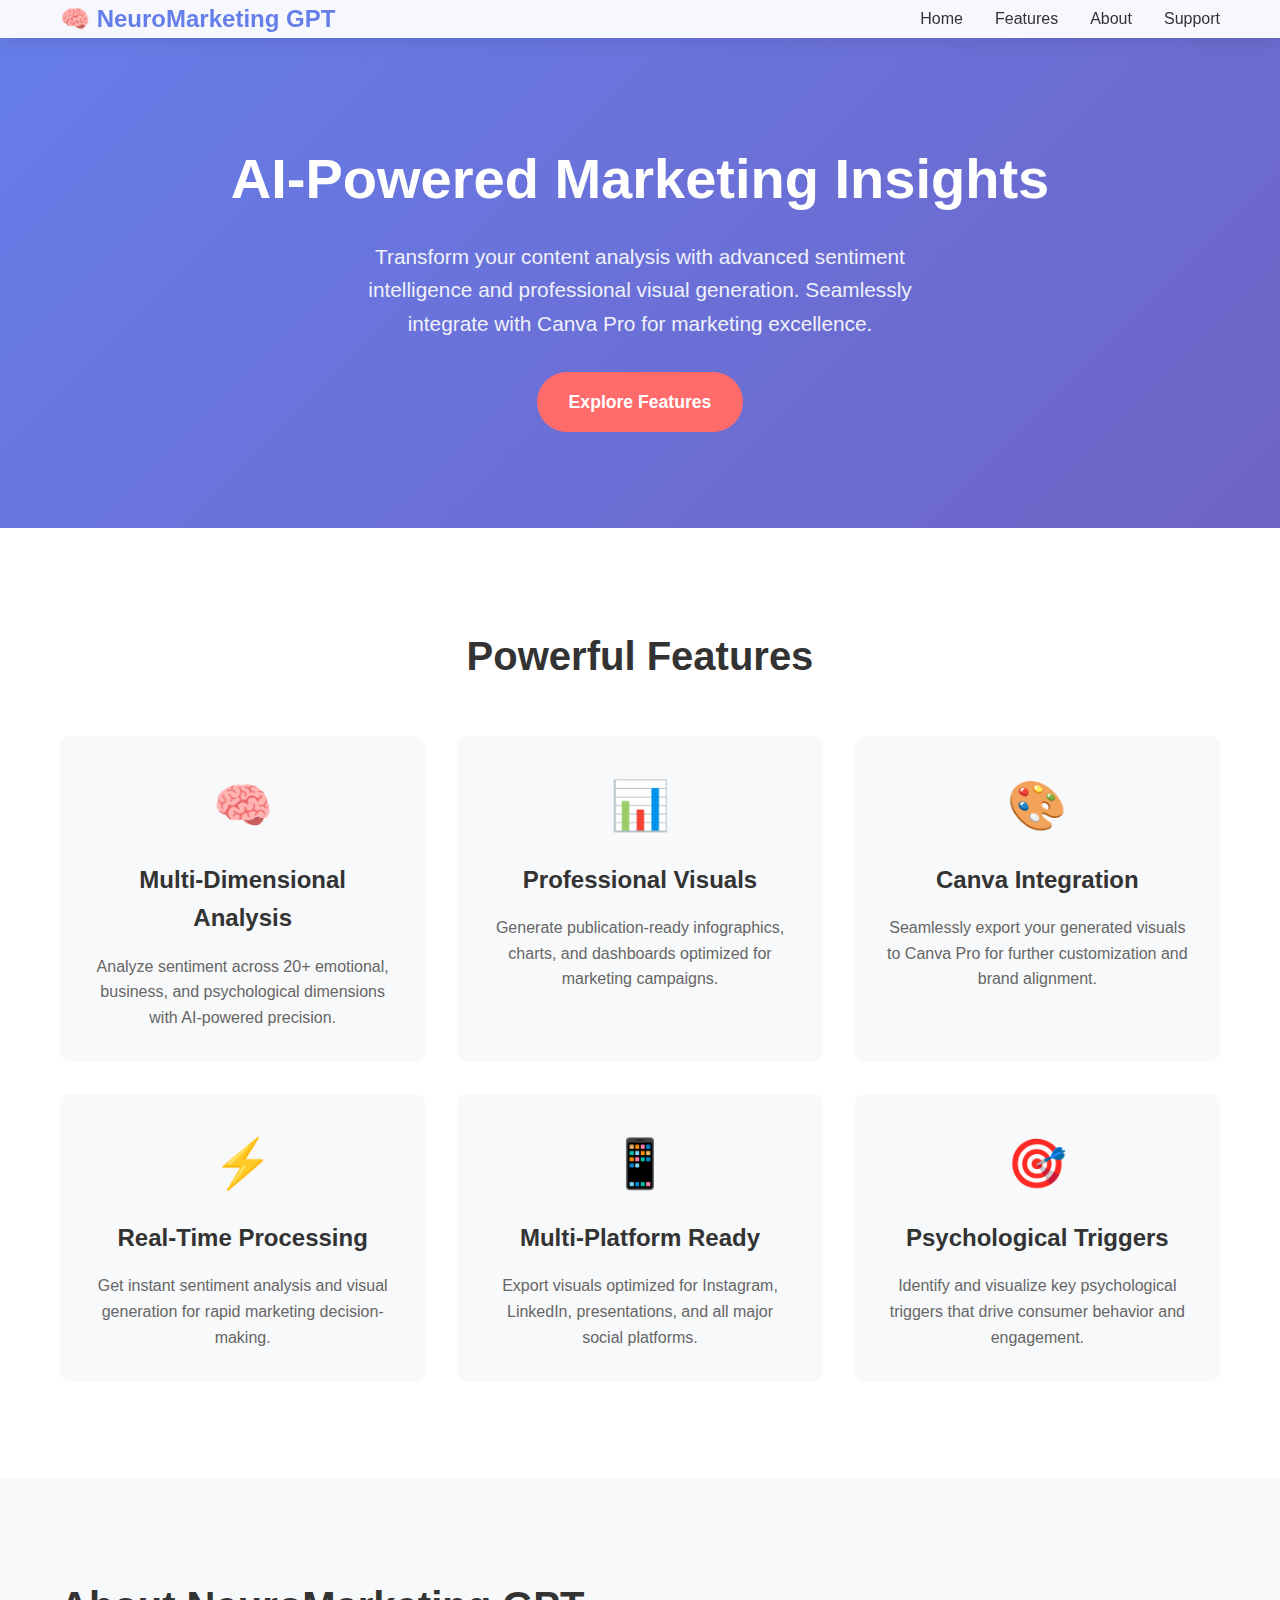
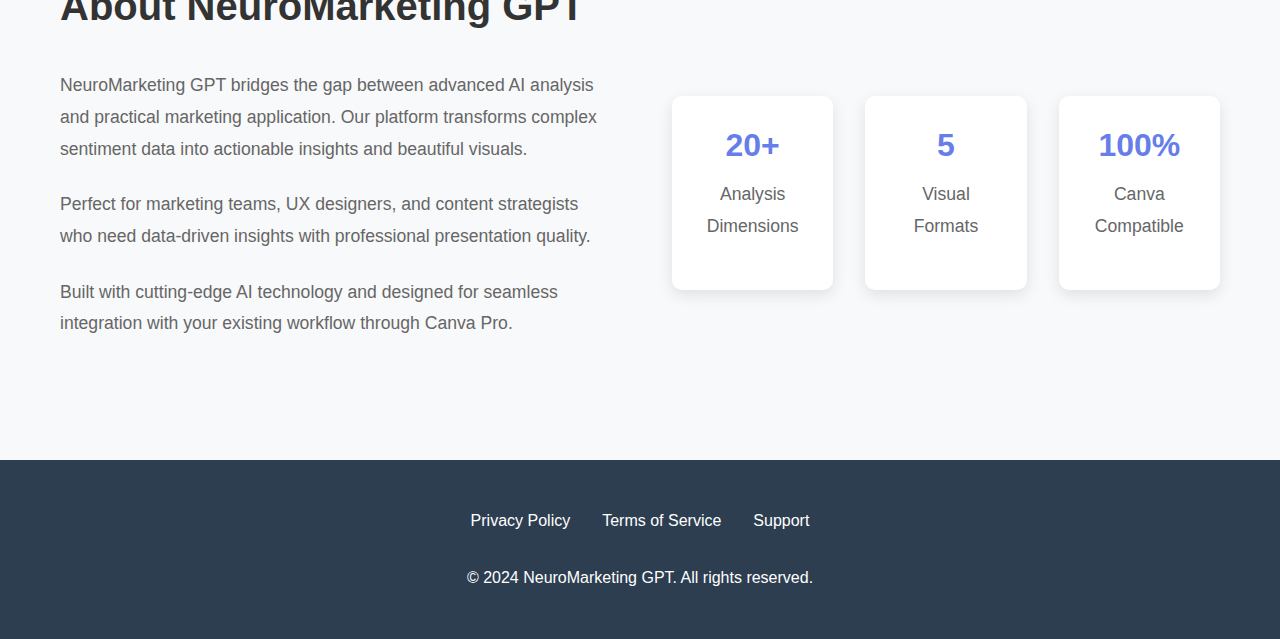
<file: index.html>
<!DOCTYPE html>
<html lang="en">
<head>
    <meta charset="UTF-8">
    <meta name="viewport" content="width=device-width, initial-scale=1.0">
    <title>NeuroMarketing GPT - AI-Powered Marketing Insights</title>
    <style>
        * {
            margin: 0;
            padding: 0;
            box-sizing: border-box;
        }
        
        body {
            font-family: 'Arial', sans-serif;
            line-height: 1.6;
            color: #333;
            background: linear-gradient(135deg, #667eea 0%, #764ba2 100%);
            min-height: 100vh;
        }
        
        .container {
            max-width: 1200px;
            margin: 0 auto;
            padding: 0 20px;
        }
        
        header {
            background: rgba(255, 255, 255, 0.95);
            backdrop-filter: blur(10px);
            box-shadow: 0 2px 20px rgba(0, 0, 0, 0.1);
            position: sticky;
            top: 0;
            z-index: 100;
        }
        
        nav {
            display: flex;
            justify-content: space-between;
            align-items: center;
            padding: 1rem 0;
        }
        
        .logo {
            font-size: 1.5rem;
            font-weight: bold;
            color: #667eea;
        }
        
        .nav-links {
            display: flex;
            list-style: none;
            gap: 2rem;
        }
        
        .nav-links a {
            text-decoration: none;
            color: #333;
            font-weight: 500;
            transition: color 0.3s;
        }
        
        .nav-links a:hover {
            color: #667eea;
        }
        
        .hero {
            text-align: center;
            padding: 6rem 0;
            color: white;
        }
        
        .hero h1 {
            font-size: 3.5rem;
            margin-bottom: 1rem;
            font-weight: 700;
        }
        
        .hero p {
            font-size: 1.3rem;
            margin-bottom: 2rem;
            opacity: 0.9;
            max-width: 600px;
            margin-left: auto;
            margin-right: auto;
        }
        
        .cta-button {
            background: #ff6b6b;
            color: white;
            padding: 1rem 2rem;
            border: none;
            border-radius: 50px;
            font-size: 1.1rem;
            font-weight: 600;
            cursor: pointer;
            transition: all 0.3s;
            text-decoration: none;
            display: inline-block;
        }
        
        .cta-button:hover {
            background: #ff5252;
            transform: translateY(-2px);
            box-shadow: 0 5px 15px rgba(255, 107, 107, 0.4);
        }
        
        .features {
            background: white;
            padding: 6rem 0;
        }
        
        .features h2 {
            text-align: center;
            font-size: 2.5rem;
            margin-bottom: 3rem;
            color: #333;
        }
        
        .features-grid {
            display: grid;
            grid-template-columns: repeat(auto-fit, minmax(300px, 1fr));
            gap: 2rem;
            margin-top: 3rem;
        }
        
        .feature-card {
            background: #f8f9fa;
            padding: 2rem;
            border-radius: 10px;
            text-align: center;
            transition: transform 0.3s;
        }
        
        .feature-card:hover {
            transform: translateY(-5px);
        }
        
        .feature-icon {
            font-size: 3rem;
            margin-bottom: 1rem;
        }
        
        .feature-card h3 {
            font-size: 1.5rem;
            margin-bottom: 1rem;
            color: #333;
        }
        
        .feature-card p {
            color: #666;
            line-height: 1.6;
        }
        
        .about {
            background: #f8f9fa;
            padding: 6rem 0;
        }
        
        .about-content {
            display: grid;
            grid-template-columns: 1fr 1fr;
            gap: 4rem;
            align-items: center;
        }
        
        .about h2 {
            font-size: 2.5rem;
            margin-bottom: 2rem;
            color: #333;
        }
        
        .about p {
            font-size: 1.1rem;
            line-height: 1.8;
            color: #666;
            margin-bottom: 1.5rem;
        }
        
        .stats {
            display: grid;
            grid-template-columns: repeat(3, 1fr);
            gap: 2rem;
            margin-top: 3rem;
        }
        
        .stat {
            text-align: center;
            padding: 1.5rem;
            background: white;
            border-radius: 10px;
            box-shadow: 0 5px 15px rgba(0, 0, 0, 0.1);
        }
        
        .stat h3 {
            font-size: 2rem;
            color: #667eea;
            margin-bottom: 0.5rem;
        }
        
        .stat p {
            color: #666;
            font-weight: 500;
        }
        
        footer {
            background: #2c3e50;
            color: white;
            text-align: center;
            padding: 3rem 0;
        }
        
        .footer-links {
            display: flex;
            justify-content: center;
            gap: 2rem;
            margin-bottom: 2rem;
        }
        
        .footer-links a {
            color: white;
            text-decoration: none;
            transition: color 0.3s;
        }
        
        .footer-links a:hover {
            color: #667eea;
        }
        
        @media (max-width: 768px) {
            .hero h1 {
                font-size: 2.5rem;
            }
            
            .about-content {
                grid-template-columns: 1fr;
            }
            
            .nav-links {
                display: none;
            }
            
            .stats {
                grid-template-columns: 1fr;
            }
        }
    </style>
</head>
<body>
    <header>
        <nav class="container">
            <div class="logo">🧠 NeuroMarketing GPT</div>
            <ul class="nav-links">
                <li><a href="#home">Home</a></li>
                <li><a href="#features">Features</a></li>
                <li><a href="#about">About</a></li>
                <li><a href="support.html">Support</a></li>
            </ul>
        </nav>
    </header>

    <section class="hero" id="home">
        <div class="container">
            <h1>AI-Powered Marketing Insights</h1>
            <p>Transform your content analysis with advanced sentiment intelligence and professional visual generation. Seamlessly integrate with Canva Pro for marketing excellence.</p>
            <a href="#features" class="cta-button">Explore Features</a>
        </div>
    </section>

    <section class="features" id="features">
        <div class="container">
            <h2>Powerful Features</h2>
            <div class="features-grid">
                <div class="feature-card">
                    <div class="feature-icon">🧠</div>
                    <h3>Multi-Dimensional Analysis</h3>
                    <p>Analyze sentiment across 20+ emotional, business, and psychological dimensions with AI-powered precision.</p>
                </div>
                <div class="feature-card">
                    <div class="feature-icon">📊</div>
                    <h3>Professional Visuals</h3>
                    <p>Generate publication-ready infographics, charts, and dashboards optimized for marketing campaigns.</p>
                </div>
                <div class="feature-card">
                    <div class="feature-icon">🎨</div>
                    <h3>Canva Integration</h3>
                    <p>Seamlessly export your generated visuals to Canva Pro for further customization and brand alignment.</p>
                </div>
                <div class="feature-card">
                    <div class="feature-icon">⚡</div>
                    <h3>Real-Time Processing</h3>
                    <p>Get instant sentiment analysis and visual generation for rapid marketing decision-making.</p>
                </div>
                <div class="feature-card">
                    <div class="feature-icon">📱</div>
                    <h3>Multi-Platform Ready</h3>
                    <p>Export visuals optimized for Instagram, LinkedIn, presentations, and all major social platforms.</p>
                </div>
                <div class="feature-card">
                    <div class="feature-icon">🎯</div>
                    <h3>Psychological Triggers</h3>
                    <p>Identify and visualize key psychological triggers that drive consumer behavior and engagement.</p>
                </div>
            </div>
        </div>
    </section>

    <section class="about" id="about">
        <div class="container">
            <div class="about-content">
                <div>
                    <h2>About NeuroMarketing GPT</h2>
                    <p>NeuroMarketing GPT bridges the gap between advanced AI analysis and practical marketing application. Our platform transforms complex sentiment data into actionable insights and beautiful visuals.</p>
                    <p>Perfect for marketing teams, UX designers, and content strategists who need data-driven insights with professional presentation quality.</p>
                    <p>Built with cutting-edge AI technology and designed for seamless integration with your existing workflow through Canva Pro.</p>
                </div>
                <div class="stats">
                    <div class="stat">
                        <h3>20+</h3>
                        <p>Analysis Dimensions</p>
                    </div>
                    <div class="stat">
                        <h3>5</h3>
                        <p>Visual Formats</p>
                    </div>
                    <div class="stat">
                        <h3>100%</h3>
                        <p>Canva Compatible</p>
                    </div>
                </div>
            </div>
        </div>
    </section>

    <footer>
        <div class="container">
            <div class="footer-links">
                <a href="privacy.html">Privacy Policy</a>
                <a href="terms.html">Terms of Service</a>
                <a href="support.html">Support</a>
            </div>
            <p>&copy; 2024 NeuroMarketing GPT. All rights reserved.</p>
        </div>
    </footer>
</body>
</html>
</file>
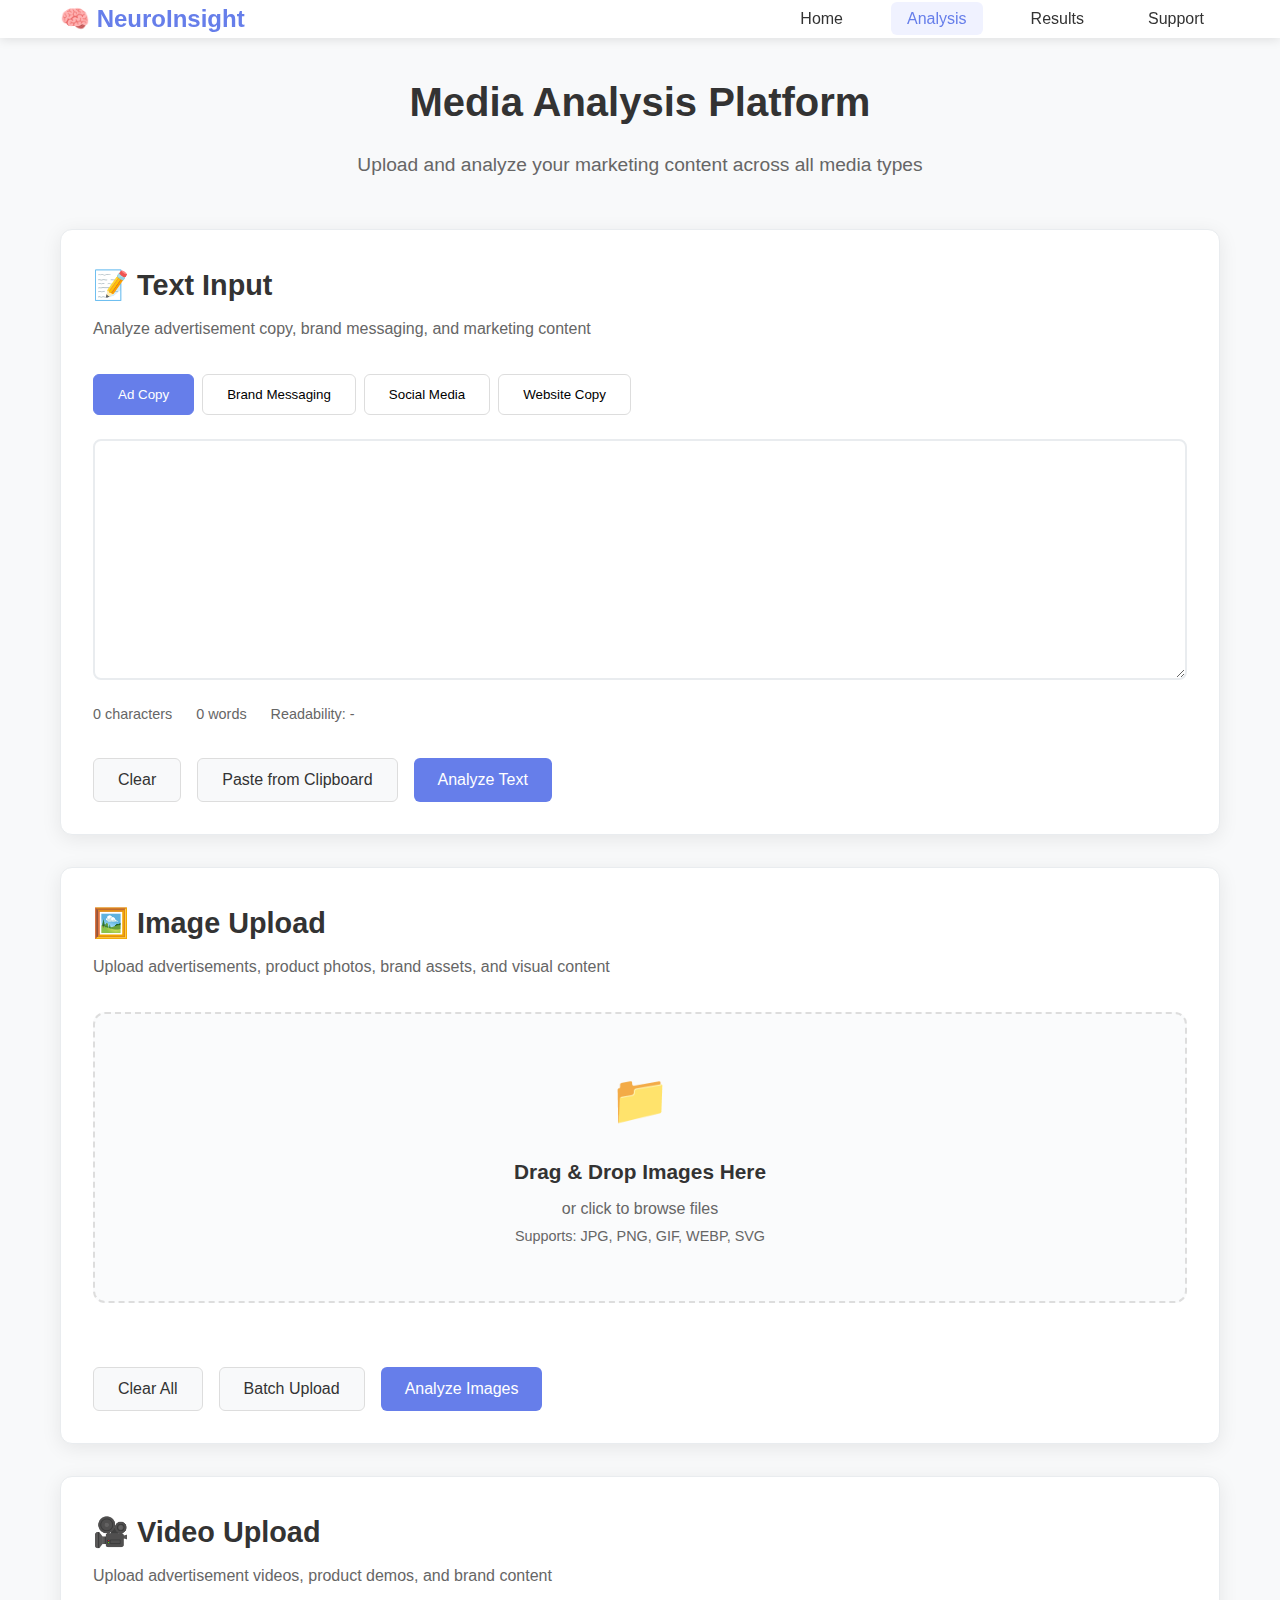
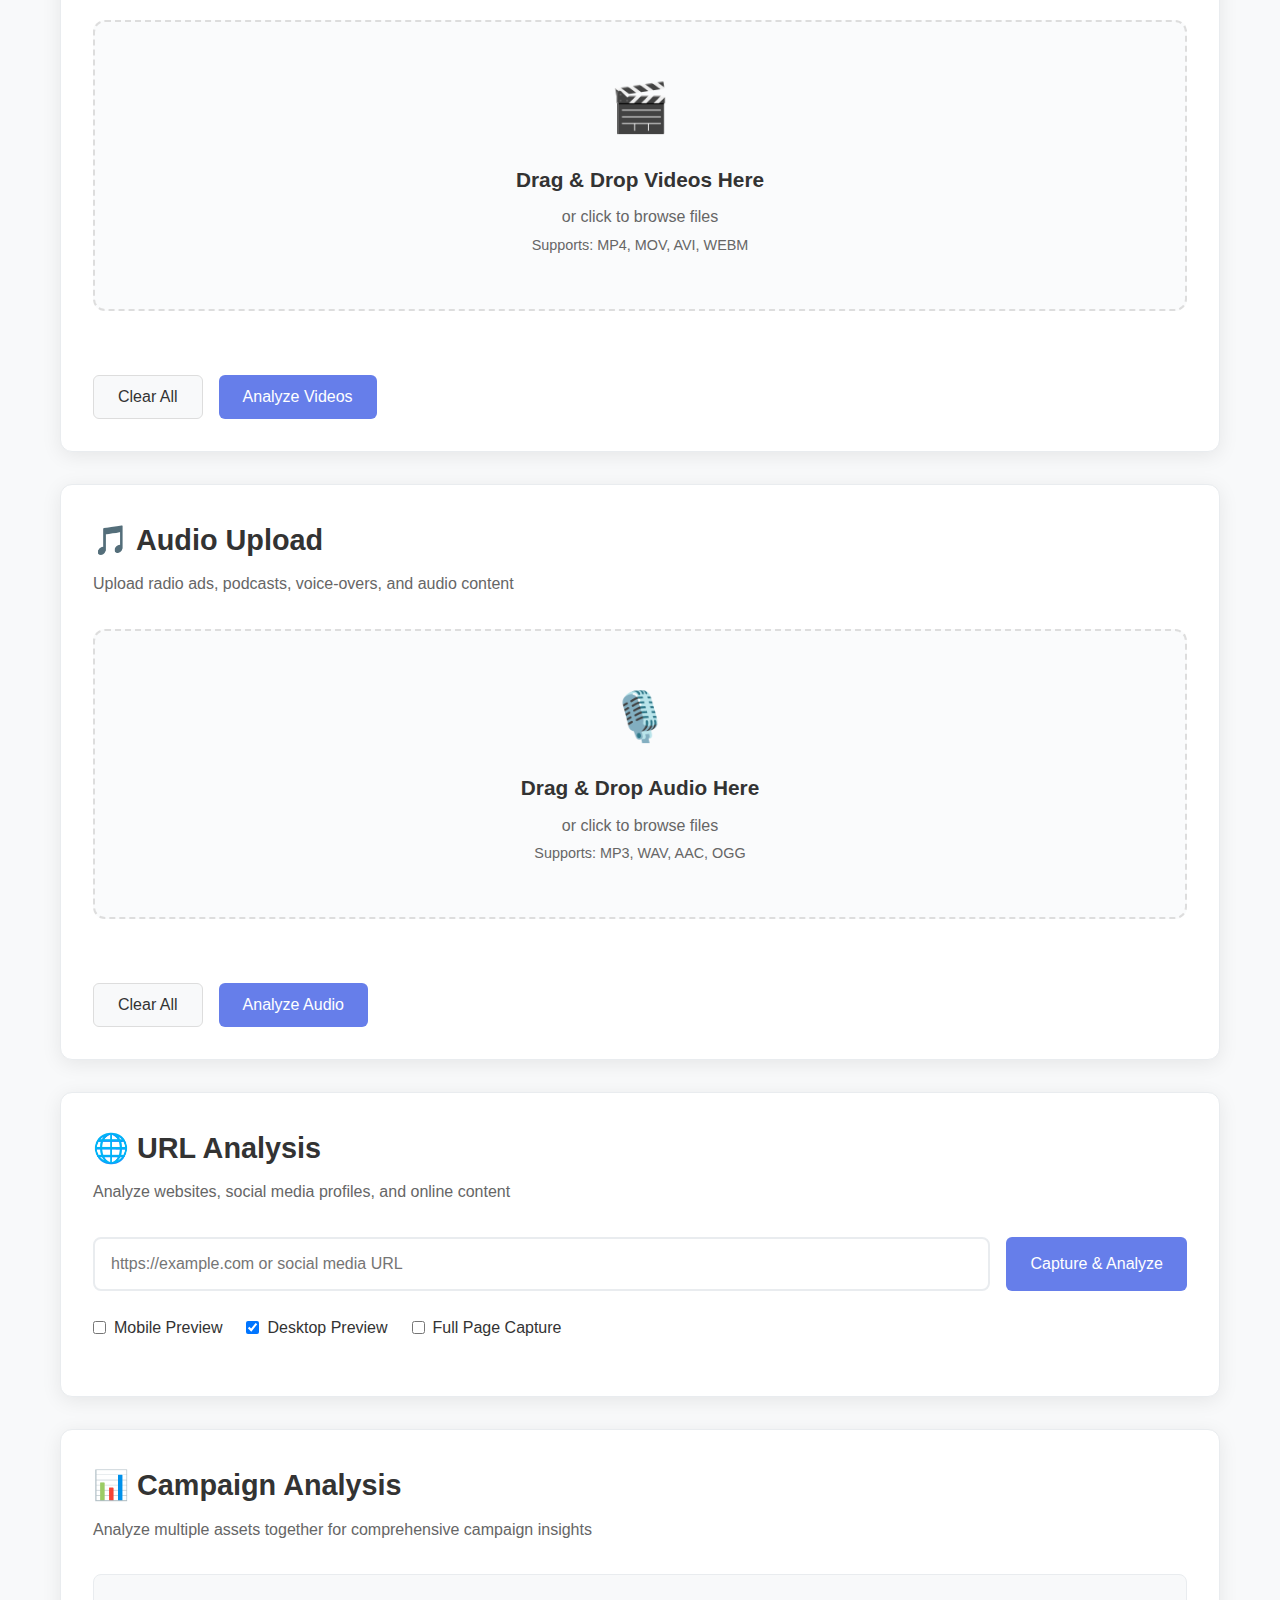
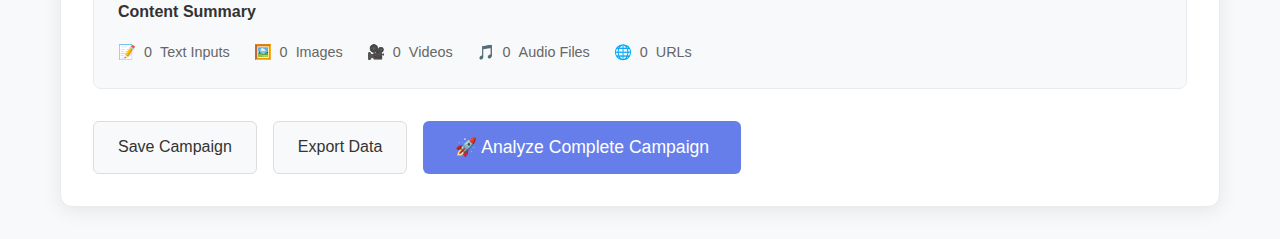
<file: app.html>
<!DOCTYPE html>
<html lang="en">
<head>
    <meta charset="UTF-8">
    <meta name="viewport" content="width=device-width, initial-scale=1.0">
    <title>NeuroInsight - Media Analysis Platform</title>
    <link rel="stylesheet" href="styles/app.css">
</head>
<body>
    <header>
        <nav class="container">
            <div class="logo">🧠 NeuroInsight</div>
            <ul class="nav-links">
                <li><a href="index.html">Home</a></li>
                <li><a href="#analysis" class="active">Analysis</a></li>
                <li><a href="#results">Results</a></li>
                <li><a href="support.html">Support</a></li>
            </ul>
        </nav>
    </header>

    <main class="app-container">
        <div class="container">
            <div class="app-header">
                <h1>Media Analysis Platform</h1>
                <p>Upload and analyze your marketing content across all media types</p>
            </div>

            <div class="media-input-sections">
                <!-- Text Input Module -->
                <section class="input-section" id="text-input">
                    <div class="section-header">
                        <h2>📝 Text Input</h2>
                        <p>Analyze advertisement copy, brand messaging, and marketing content</p>
                    </div>
                    <div class="input-content">
                        <div class="text-input-tabs">
                            <button class="tab-btn active" data-tab="ad-copy">Ad Copy</button>
                            <button class="tab-btn" data-tab="brand-messaging">Brand Messaging</button>
                            <button class="tab-btn" data-tab="social-content">Social Media</button>
                            <button class="tab-btn" data-tab="website-copy">Website Copy</button>
                        </div>
                        
                        <div class="tab-content active" id="ad-copy">
                            <textarea 
                                placeholder="Enter your advertisement text, marketing copy, or campaign messaging here..."
                                id="ad-copy-text"
                                rows="8">
                            </textarea>
                            <div class="text-metrics">
                                <span class="character-count">0 characters</span>
                                <span class="word-count">0 words</span>
                                <span class="readability-score">Readability: -</span>
                            </div>
                        </div>

                        <div class="tab-content" id="brand-messaging">
                            <textarea 
                                placeholder="Enter company slogans, taglines, value propositions..."
                                id="brand-messaging-text"
                                rows="6">
                            </textarea>
                            <div class="text-metrics">
                                <span class="character-count">0 characters</span>
                                <span class="word-count">0 words</span>
                            </div>
                        </div>

                        <div class="tab-content" id="social-content">
                            <textarea 
                                placeholder="Enter social media posts, captions, hashtags..."
                                id="social-content-text"
                                rows="6">
                            </textarea>
                            <div class="text-metrics">
                                <span class="character-count">0 characters</span>
                                <span class="hashtag-count">0 hashtags</span>
                            </div>
                        </div>

                        <div class="tab-content" id="website-copy">
                            <textarea 
                                placeholder="Enter landing page text, product descriptions, email content..."
                                id="website-copy-text"
                                rows="8">
                            </textarea>
                            <div class="text-metrics">
                                <span class="character-count">0 characters</span>
                                <span class="word-count">0 words</span>
                                <span class="readability-score">Readability: -</span>
                            </div>
                        </div>

                        <div class="text-actions">
                            <button class="action-btn secondary" id="clear-text">Clear</button>
                            <button class="action-btn secondary" id="paste-clipboard">Paste from Clipboard</button>
                            <button class="action-btn primary" id="analyze-text">Analyze Text</button>
                        </div>
                    </div>
                </section>

                <!-- Image Upload Module -->
                <section class="input-section" id="image-upload">
                    <div class="section-header">
                        <h2>🖼️ Image Upload</h2>
                        <p>Upload advertisements, product photos, brand assets, and visual content</p>
                    </div>
                    <div class="input-content">
                        <div class="upload-zone" id="image-drop-zone">
                            <div class="upload-icon">📁</div>
                            <h3>Drag & Drop Images Here</h3>
                            <p>or click to browse files</p>
                            <p class="supported-formats">Supports: JPG, PNG, GIF, WEBP, SVG</p>
                            <input type="file" id="image-file-input" multiple accept=".jpg,.jpeg,.png,.gif,.webp,.svg" hidden>
                        </div>
                        
                        <div class="uploaded-files" id="image-preview-container">
                            <!-- Uploaded images will appear here -->
                        </div>

                        <div class="upload-actions">
                            <button class="action-btn secondary" id="clear-images">Clear All</button>
                            <button class="action-btn secondary" id="batch-upload-images">Batch Upload</button>
                            <button class="action-btn primary" id="analyze-images">Analyze Images</button>
                        </div>
                    </div>
                </section>

                <!-- Video Upload Module -->
                <section class="input-section" id="video-upload">
                    <div class="section-header">
                        <h2>🎥 Video Upload</h2>
                        <p>Upload advertisement videos, product demos, and brand content</p>
                    </div>
                    <div class="input-content">
                        <div class="upload-zone" id="video-drop-zone">
                            <div class="upload-icon">🎬</div>
                            <h3>Drag & Drop Videos Here</h3>
                            <p>or click to browse files</p>
                            <p class="supported-formats">Supports: MP4, MOV, AVI, WEBM</p>
                            <input type="file" id="video-file-input" multiple accept=".mp4,.mov,.avi,.webm" hidden>
                        </div>
                        
                        <div class="uploaded-files" id="video-preview-container">
                            <!-- Uploaded videos will appear here -->
                        </div>

                        <div class="upload-actions">
                            <button class="action-btn secondary" id="clear-videos">Clear All</button>
                            <button class="action-btn primary" id="analyze-videos">Analyze Videos</button>
                        </div>
                    </div>
                </section>

                <!-- Audio Upload Module -->
                <section class="input-section" id="audio-upload">
                    <div class="section-header">
                        <h2>🎵 Audio Upload</h2>
                        <p>Upload radio ads, podcasts, voice-overs, and audio content</p>
                    </div>
                    <div class="input-content">
                        <div class="upload-zone" id="audio-drop-zone">
                            <div class="upload-icon">🎙️</div>
                            <h3>Drag & Drop Audio Here</h3>
                            <p>or click to browse files</p>
                            <p class="supported-formats">Supports: MP3, WAV, AAC, OGG</p>
                            <input type="file" id="audio-file-input" multiple accept=".mp3,.wav,.aac,.ogg" hidden>
                        </div>
                        
                        <div class="uploaded-files" id="audio-preview-container">
                            <!-- Uploaded audio will appear here -->
                        </div>

                        <div class="upload-actions">
                            <button class="action-btn secondary" id="clear-audio">Clear All</button>
                            <button class="action-btn primary" id="analyze-audio">Analyze Audio</button>
                        </div>
                    </div>
                </section>

                <!-- URL Analysis Module -->
                <section class="input-section" id="url-analysis">
                    <div class="section-header">
                        <h2>🌐 URL Analysis</h2>
                        <p>Analyze websites, social media profiles, and online content</p>
                    </div>
                    <div class="input-content">
                        <div class="url-input-group">
                            <input 
                                type="url" 
                                id="url-input" 
                                placeholder="https://example.com or social media URL"
                                class="url-input">
                            <button class="action-btn primary" id="capture-url">Capture & Analyze</button>
                        </div>
                        
                        <div class="url-options">
                            <label class="checkbox-label">
                                <input type="checkbox" id="mobile-preview"> Mobile Preview
                            </label>
                            <label class="checkbox-label">
                                <input type="checkbox" id="desktop-preview" checked> Desktop Preview
                            </label>
                            <label class="checkbox-label">
                                <input type="checkbox" id="full-page-capture"> Full Page Capture
                            </label>
                        </div>

                        <div class="url-previews" id="url-preview-container">
                            <!-- URL previews will appear here -->
                        </div>
                    </div>
                </section>

                <!-- Campaign Analysis Module -->
                <section class="input-section" id="campaign-analysis">
                    <div class="section-header">
                        <h2>📊 Campaign Analysis</h2>
                        <p>Analyze multiple assets together for comprehensive campaign insights</p>
                    </div>
                    <div class="input-content">
                        <div class="campaign-summary">
                            <div class="summary-card">
                                <h4>Content Summary</h4>
                                <div class="content-counts">
                                    <span class="count-item">📝 <span id="text-count">0</span> Text Inputs</span>
                                    <span class="count-item">🖼️ <span id="image-count">0</span> Images</span>
                                    <span class="count-item">🎥 <span id="video-count">0</span> Videos</span>
                                    <span class="count-item">🎵 <span id="audio-count">0</span> Audio Files</span>
                                    <span class="count-item">🌐 <span id="url-count">0</span> URLs</span>
                                </div>
                            </div>
                        </div>

                        <div class="campaign-actions">
                            <button class="action-btn secondary" id="save-campaign">Save Campaign</button>
                            <button class="action-btn secondary" id="export-campaign">Export Data</button>
                            <button class="action-btn primary large" id="analyze-campaign">
                                🚀 Analyze Complete Campaign
                            </button>
                        </div>
                    </div>
                </section>
            </div>
        </div>
    </main>

    <!-- Analysis Results Modal -->
    <div class="modal" id="analysis-modal">
        <div class="modal-content">
            <div class="modal-header">
                <h2>Analysis Results</h2>
                <button class="close-btn" id="close-modal">&times;</button>
            </div>
            <div class="modal-body" id="analysis-results">
                <!-- Analysis results will be populated here -->
            </div>
        </div>
    </div>

    <!-- Loading Overlay -->
    <div class="loading-overlay" id="loading-overlay">
        <div class="loading-content">
            <div class="loading-spinner"></div>
            <h3>Analyzing Content...</h3>
            <p id="loading-message">Processing your media content</p>
            <div class="progress-bar">
                <div class="progress-fill" id="progress-fill"></div>
            </div>
        </div>
    </div>

    <script src="scripts/app.js"></script>
</body>
</html>
</file>
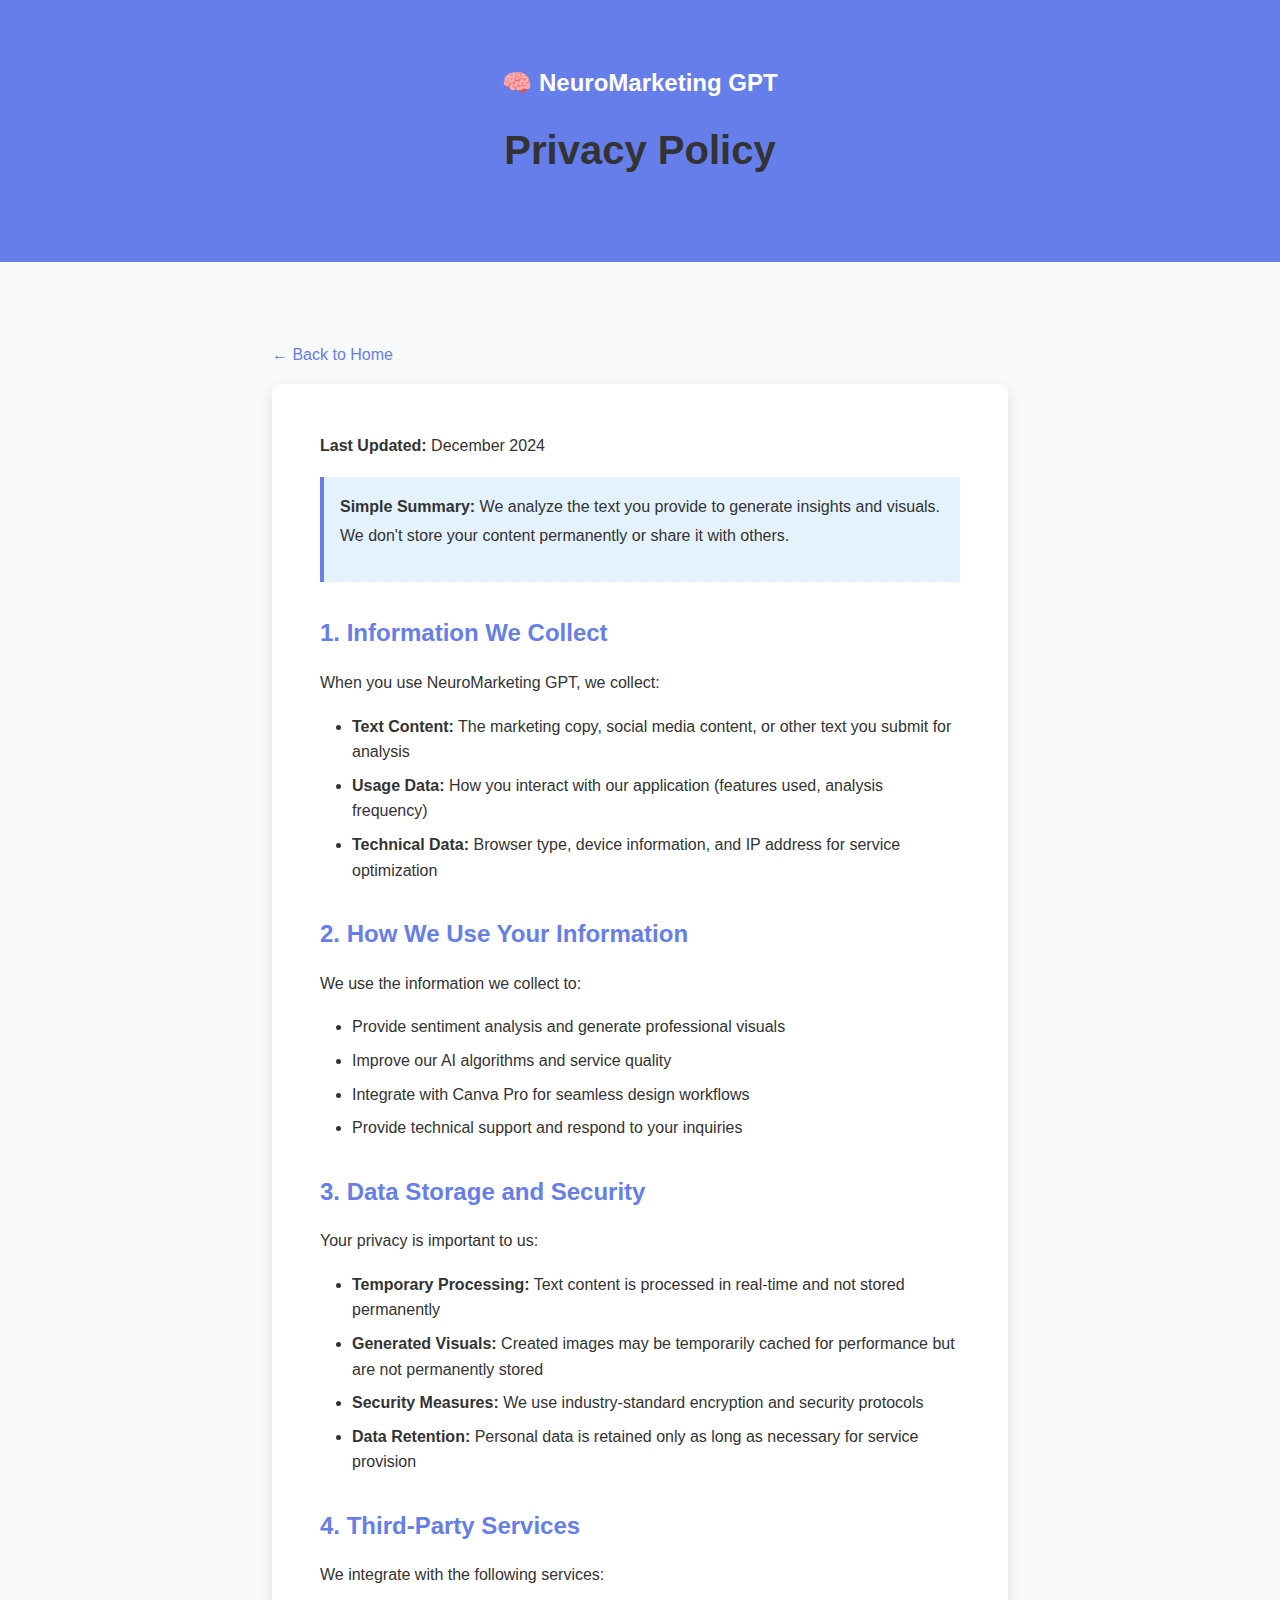
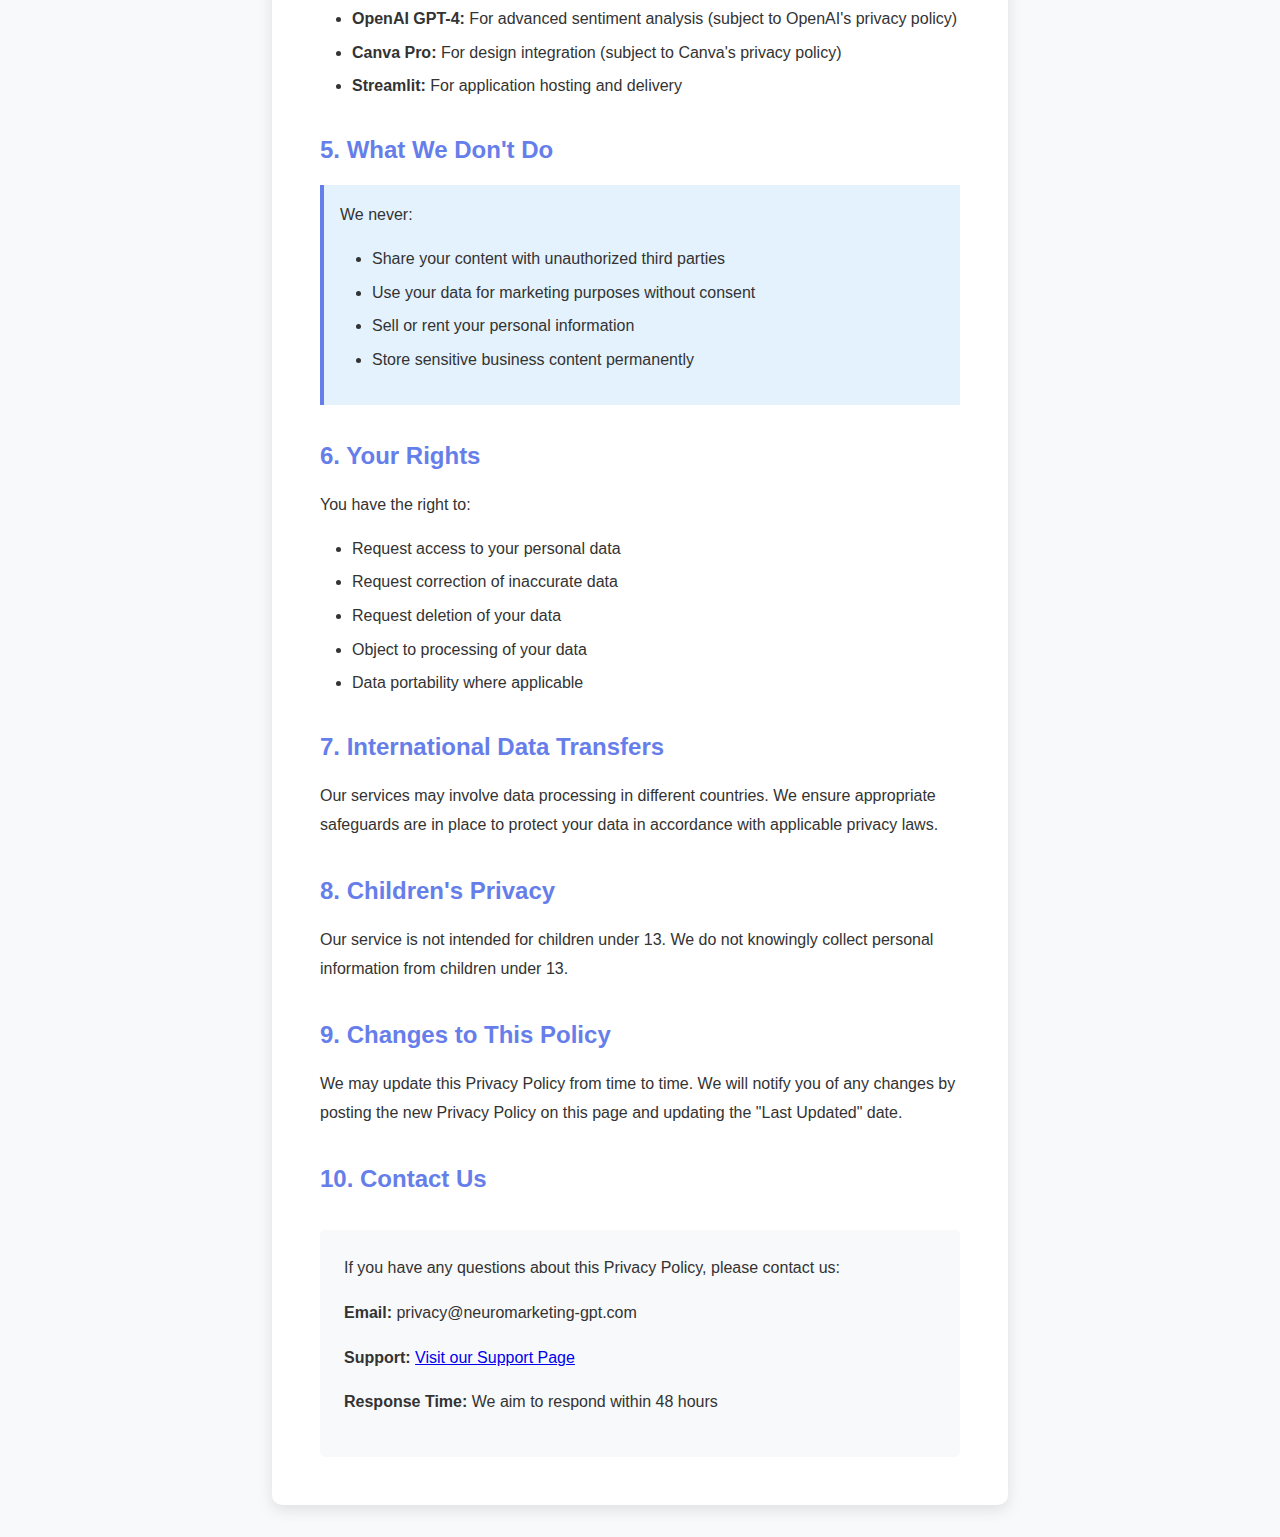
<file: privacy.html>
<!DOCTYPE html>
<html lang="en">
<head>
    <meta charset="UTF-8">
    <meta name="viewport" content="width=device-width, initial-scale=1.0">
    <title>Privacy Policy - NeuroMarketing GPT</title>
    <style>
        * {
            margin: 0;
            padding: 0;
            box-sizing: border-box;
        }
        
        body {
            font-family: 'Arial', sans-serif;
            line-height: 1.6;
            color: #333;
            background: #f8f9fa;
        }
        
        .container {
            max-width: 800px;
            margin: 0 auto;
            padding: 2rem;
        }
        
        header {
            background: #667eea;
            color: white;
            text-align: center;
            padding: 2rem 0;
            margin-bottom: 3rem;
        }
        
        .logo {
            font-size: 1.5rem;
            font-weight: bold;
            margin-bottom: 1rem;
        }
        
        .back-link {
            display: inline-block;
            margin-bottom: 1rem;
            color: #667eea;
            text-decoration: none;
            font-weight: 500;
        }
        
        .back-link:hover {
            text-decoration: underline;
        }
        
        .content {
            background: white;
            padding: 3rem;
            border-radius: 10px;
            box-shadow: 0 5px 15px rgba(0, 0, 0, 0.1);
        }
        
        h1 {
            font-size: 2.5rem;
            margin-bottom: 1rem;
            color: #333;
        }
        
        h2 {
            font-size: 1.5rem;
            margin-top: 2rem;
            margin-bottom: 1rem;
            color: #667eea;
        }
        
        p {
            margin-bottom: 1rem;
            line-height: 1.8;
        }
        
        ul {
            margin-left: 2rem;
            margin-bottom: 1rem;
        }
        
        li {
            margin-bottom: 0.5rem;
        }
        
        .highlight {
            background: #e3f2fd;
            padding: 1rem;
            border-left: 4px solid #667eea;
            margin: 1rem 0;
        }
        
        .contact-info {
            background: #f8f9fa;
            padding: 1.5rem;
            border-radius: 5px;
            margin-top: 2rem;
        }
    </style>
</head>
<body>
    <header>
        <div class="container">
            <div class="logo">🧠 NeuroMarketing GPT</div>
            <h1>Privacy Policy</h1>
        </div>
    </header>

    <div class="container">
        <a href="index.html" class="back-link">← Back to Home</a>
        
        <div class="content">
            <p><strong>Last Updated:</strong> December 2024</p>
            
            <div class="highlight">
                <p><strong>Simple Summary:</strong> We analyze the text you provide to generate insights and visuals. We don't store your content permanently or share it with others.</p>
            </div>

            <h2>1. Information We Collect</h2>
            <p>When you use NeuroMarketing GPT, we collect:</p>
            <ul>
                <li><strong>Text Content:</strong> The marketing copy, social media content, or other text you submit for analysis</li>
                <li><strong>Usage Data:</strong> How you interact with our application (features used, analysis frequency)</li>
                <li><strong>Technical Data:</strong> Browser type, device information, and IP address for service optimization</li>
            </ul>

            <h2>2. How We Use Your Information</h2>
            <p>We use the information we collect to:</p>
            <ul>
                <li>Provide sentiment analysis and generate professional visuals</li>
                <li>Improve our AI algorithms and service quality</li>
                <li>Integrate with Canva Pro for seamless design workflows</li>
                <li>Provide technical support and respond to your inquiries</li>
            </ul>

            <h2>3. Data Storage and Security</h2>
            <p>Your privacy is important to us:</p>
            <ul>
                <li><strong>Temporary Processing:</strong> Text content is processed in real-time and not stored permanently</li>
                <li><strong>Generated Visuals:</strong> Created images may be temporarily cached for performance but are not permanently stored</li>
                <li><strong>Security Measures:</strong> We use industry-standard encryption and security protocols</li>
                <li><strong>Data Retention:</strong> Personal data is retained only as long as necessary for service provision</li>
            </ul>

            <h2>4. Third-Party Services</h2>
            <p>We integrate with the following services:</p>
            <ul>
                <li><strong>OpenAI GPT-4:</strong> For advanced sentiment analysis (subject to OpenAI's privacy policy)</li>
                <li><strong>Canva Pro:</strong> For design integration (subject to Canva's privacy policy)</li>
                <li><strong>Streamlit:</strong> For application hosting and delivery</li>
            </ul>

            <h2>5. What We Don't Do</h2>
            <div class="highlight">
                <p>We never:</p>
                <ul>
                    <li>Share your content with unauthorized third parties</li>
                    <li>Use your data for marketing purposes without consent</li>
                    <li>Sell or rent your personal information</li>
                    <li>Store sensitive business content permanently</li>
                </ul>
            </div>

            <h2>6. Your Rights</h2>
            <p>You have the right to:</p>
            <ul>
                <li>Request access to your personal data</li>
                <li>Request correction of inaccurate data</li>
                <li>Request deletion of your data</li>
                <li>Object to processing of your data</li>
                <li>Data portability where applicable</li>
            </ul>

            <h2>7. International Data Transfers</h2>
            <p>Our services may involve data processing in different countries. We ensure appropriate safeguards are in place to protect your data in accordance with applicable privacy laws.</p>

            <h2>8. Children's Privacy</h2>
            <p>Our service is not intended for children under 13. We do not knowingly collect personal information from children under 13.</p>

            <h2>9. Changes to This Policy</h2>
            <p>We may update this Privacy Policy from time to time. We will notify you of any changes by posting the new Privacy Policy on this page and updating the "Last Updated" date.</p>

            <h2>10. Contact Us</h2>
            <div class="contact-info">
                <p>If you have any questions about this Privacy Policy, please contact us:</p>
                <p><strong>Email:</strong> privacy@neuromarketing-gpt.com</p>
                <p><strong>Support:</strong> <a href="support.html">Visit our Support Page</a></p>
                <p><strong>Response Time:</strong> We aim to respond within 48 hours</p>
            </div>
        </div>
    </div>
</body>
</html>
</file>
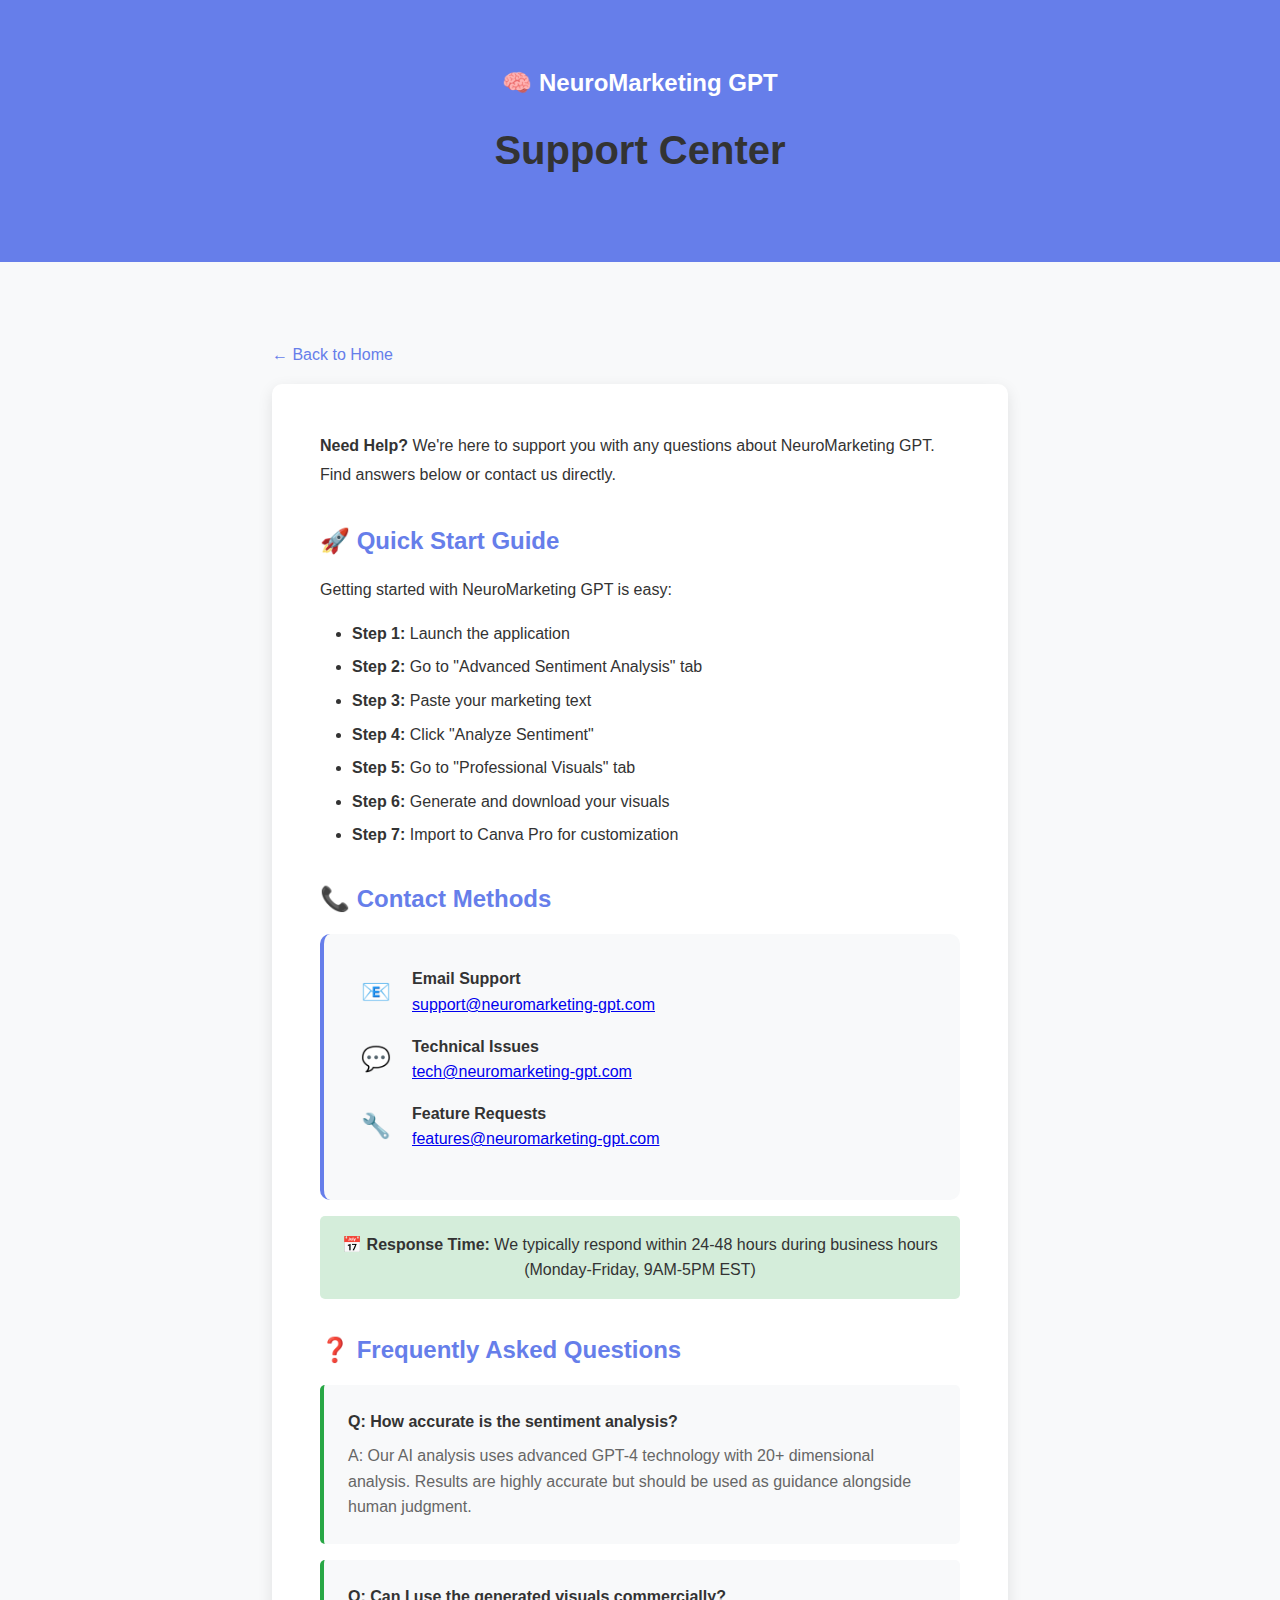
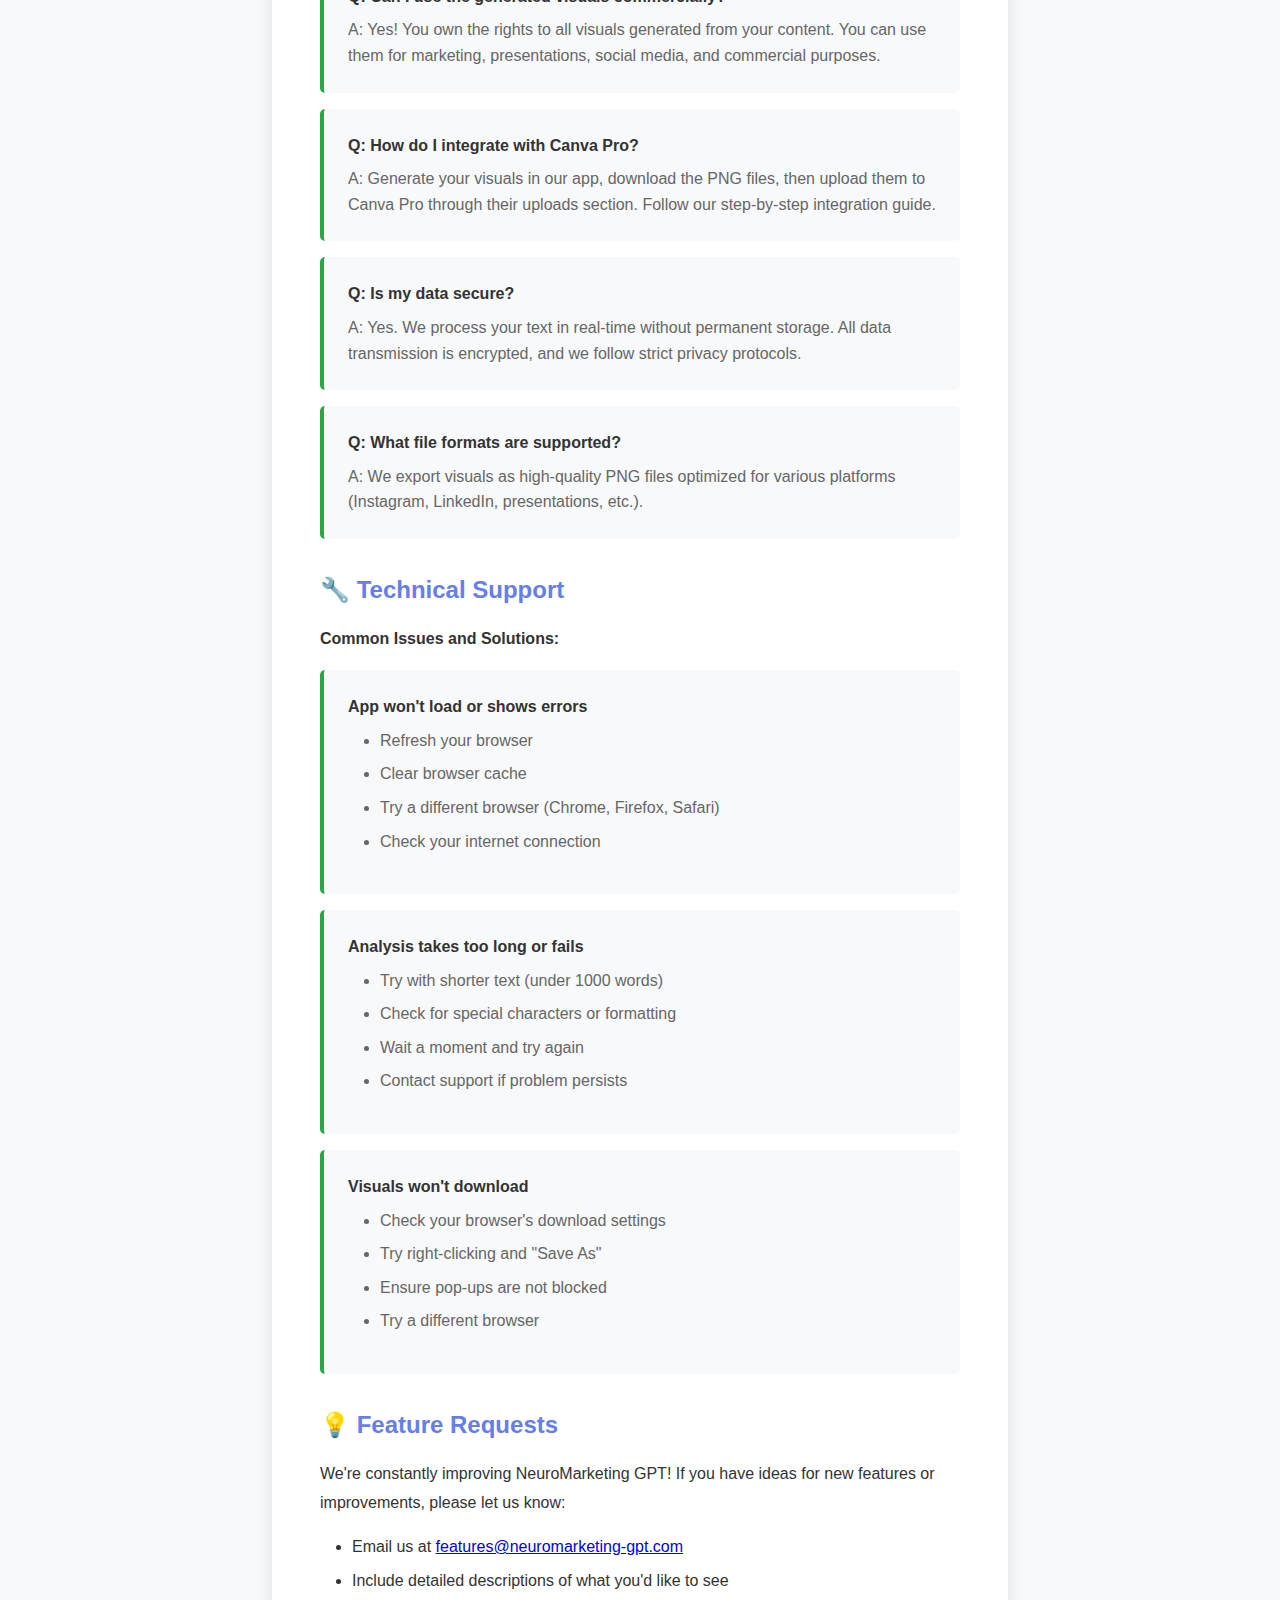
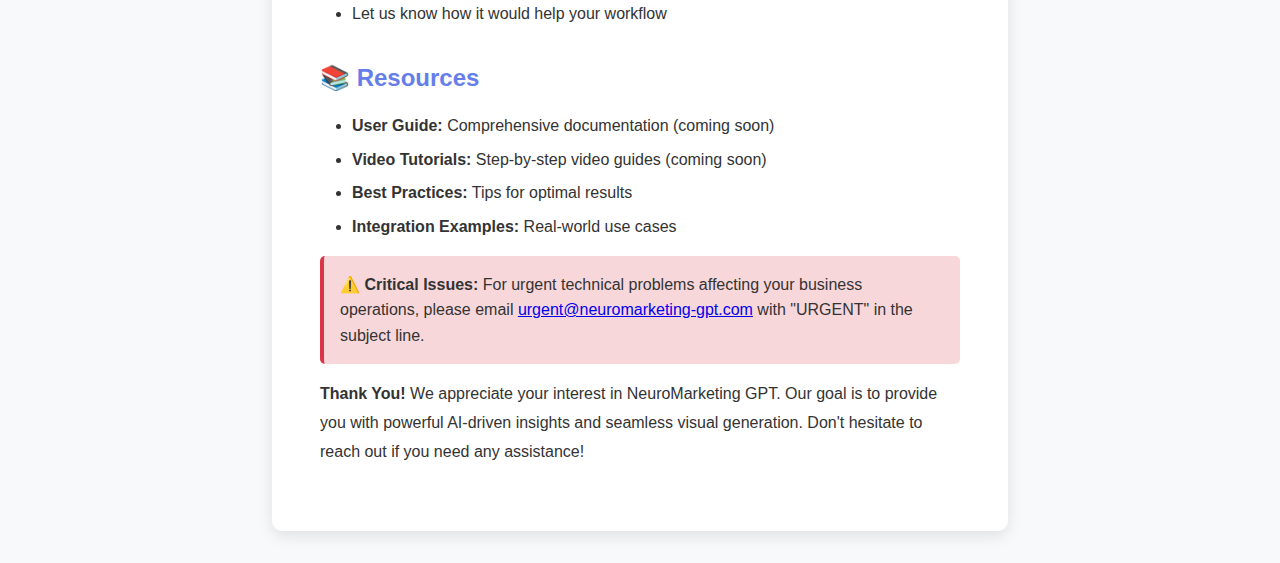
<file: support.html>
<!DOCTYPE html>
<html lang="en">
<head>
    <meta charset="UTF-8">
    <meta name="viewport" content="width=device-width, initial-scale=1.0">
    <title>Support - NeuroMarketing GPT</title>
    <style>
        * {
            margin: 0;
            padding: 0;
            box-sizing: border-box;
        }
        
        body {
            font-family: 'Arial', sans-serif;
            line-height: 1.6;
            color: #333;
            background: #f8f9fa;
        }
        
        .container {
            max-width: 800px;
            margin: 0 auto;
            padding: 2rem;
        }
        
        header {
            background: #667eea;
            color: white;
            text-align: center;
            padding: 2rem 0;
            margin-bottom: 3rem;
        }
        
        .logo {
            font-size: 1.5rem;
            font-weight: bold;
            margin-bottom: 1rem;
        }
        
        .back-link {
            display: inline-block;
            margin-bottom: 1rem;
            color: #667eea;
            text-decoration: none;
            font-weight: 500;
        }
        
        .back-link:hover {
            text-decoration: underline;
        }
        
        .content {
            background: white;
            padding: 3rem;
            border-radius: 10px;
            box-shadow: 0 5px 15px rgba(0, 0, 0, 0.1);
        }
        
        h1 {
            font-size: 2.5rem;
            margin-bottom: 1rem;
            color: #333;
        }
        
        h2 {
            font-size: 1.5rem;
            margin-top: 2rem;
            margin-bottom: 1rem;
            color: #667eea;
        }
        
        p {
            margin-bottom: 1rem;
            line-height: 1.8;
        }
        
        ul {
            margin-left: 2rem;
            margin-bottom: 1rem;
        }
        
        li {
            margin-bottom: 0.5rem;
        }
        
        
        .contact-card {
            background: #f8f9fa;
            padding: 2rem;
            border-radius: 10px;
            margin: 1rem 0;
            border-left: 4px solid #667eea;
        }
        
        .contact-method {
            display: flex;
            align-items: center;
            margin-bottom: 1rem;
        }
        
        .contact-icon {
            font-size: 1.5rem;
            margin-right: 1rem;
            width: 40px;
            text-align: center;
        }
        
        .faq-item {
            background: #f8f9fa;
            padding: 1.5rem;
            margin: 1rem 0;
            border-radius: 5px;
            border-left: 4px solid #28a745;
        }
        
        .faq-question {
            font-weight: bold;
            color: #333;
            margin-bottom: 0.5rem;
        }
        
        .faq-answer {
            color: #666;
        }
        
        .response-time {
            background: #d4edda;
            padding: 1rem;
            border-radius: 5px;
            margin: 1rem 0;
            text-align: center;
        }
        
        .emergency {
            background: #f8d7da;
            padding: 1rem;
            border-radius: 5px;
            border-left: 4px solid #dc3545;
            margin: 1rem 0;
        }
    </style>
</head>
<body>
    <header>
        <div class="container">
            <div class="logo">🧠 NeuroMarketing GPT</div>
            <h1>Support Center</h1>
        </div>
    </header>

    <div class="container">
        <a href="index.html" class="back-link">← Back to Home</a>
        
        <div class="content">
            <div class="highlight">
                <p><strong>Need Help?</strong> We're here to support you with any questions about NeuroMarketing GPT. Find answers below or contact us directly.</p>
            </div>

            <h2>🚀 Quick Start Guide</h2>
            <p>Getting started with NeuroMarketing GPT is easy:</p>
            <ul>
                <li><strong>Step 1:</strong> Launch the application</li>
                <li><strong>Step 2:</strong> Go to "Advanced Sentiment Analysis" tab</li>
                <li><strong>Step 3:</strong> Paste your marketing text</li>
                <li><strong>Step 4:</strong> Click "Analyze Sentiment"</li>
                <li><strong>Step 5:</strong> Go to "Professional Visuals" tab</li>
                <li><strong>Step 6:</strong> Generate and download your visuals</li>
                <li><strong>Step 7:</strong> Import to Canva Pro for customization</li>
            </ul>

            <h2>📞 Contact Methods</h2>
            
            <div class="contact-card">
                <div class="contact-method">
                    <div class="contact-icon">📧</div>
                    <div>
                        <strong>Email Support</strong><br>
                        <a href="mailto:support@neuromarketing-gpt.com">support@neuromarketing-gpt.com</a>
                    </div>
                </div>
                
                <div class="contact-method">
                    <div class="contact-icon">💬</div>
                    <div>
                        <strong>Technical Issues</strong><br>
                        <a href="mailto:tech@neuromarketing-gpt.com">tech@neuromarketing-gpt.com</a>
                    </div>
                </div>
                
                <div class="contact-method">
                    <div class="contact-icon">🔧</div>
                    <div>
                        <strong>Feature Requests</strong><br>
                        <a href="mailto:features@neuromarketing-gpt.com">features@neuromarketing-gpt.com</a>
                    </div>
                </div>
            </div>

            <div class="response-time">
                <strong>📅 Response Time:</strong> We typically respond within 24-48 hours during business hours (Monday-Friday, 9AM-5PM EST)
            </div>

            <h2>❓ Frequently Asked Questions</h2>
            
            <div class="faq-item">
                <div class="faq-question">Q: How accurate is the sentiment analysis?</div>
                <div class="faq-answer">A: Our AI analysis uses advanced GPT-4 technology with 20+ dimensional analysis. Results are highly accurate but should be used as guidance alongside human judgment.</div>
            </div>
            
            <div class="faq-item">
                <div class="faq-question">Q: Can I use the generated visuals commercially?</div>
                <div class="faq-answer">A: Yes! You own the rights to all visuals generated from your content. You can use them for marketing, presentations, social media, and commercial purposes.</div>
            </div>
            
            <div class="faq-item">
                <div class="faq-question">Q: How do I integrate with Canva Pro?</div>
                <div class="faq-answer">A: Generate your visuals in our app, download the PNG files, then upload them to Canva Pro through their uploads section. Follow our step-by-step integration guide.</div>
            </div>
            
            <div class="faq-item">
                <div class="faq-question">Q: Is my data secure?</div>
                <div class="faq-answer">A: Yes. We process your text in real-time without permanent storage. All data transmission is encrypted, and we follow strict privacy protocols.</div>
            </div>
            
            <div class="faq-item">
                <div class="faq-question">Q: What file formats are supported?</div>
                <div class="faq-answer">A: We export visuals as high-quality PNG files optimized for various platforms (Instagram, LinkedIn, presentations, etc.).</div>
            </div>

            <h2>🔧 Technical Support</h2>
            
            <p><strong>Common Issues and Solutions:</strong></p>
            
            <div class="faq-item">
                <div class="faq-question">App won't load or shows errors</div>
                <div class="faq-answer">
                    <ul>
                        <li>Refresh your browser</li>
                        <li>Clear browser cache</li>
                        <li>Try a different browser (Chrome, Firefox, Safari)</li>
                        <li>Check your internet connection</li>
                    </ul>
                </div>
            </div>
            
            <div class="faq-item">
                <div class="faq-question">Analysis takes too long or fails</div>
                <div class="faq-answer">
                    <ul>
                        <li>Try with shorter text (under 1000 words)</li>
                        <li>Check for special characters or formatting</li>
                        <li>Wait a moment and try again</li>
                        <li>Contact support if problem persists</li>
                    </ul>
                </div>
            </div>
            
            <div class="faq-item">
                <div class="faq-question">Visuals won't download</div>
                <div class="faq-answer">
                    <ul>
                        <li>Check your browser's download settings</li>
                        <li>Try right-clicking and "Save As"</li>
                        <li>Ensure pop-ups are not blocked</li>
                        <li>Try a different browser</li>
                    </ul>
                </div>
            </div>

            <h2>💡 Feature Requests</h2>
            <p>We're constantly improving NeuroMarketing GPT! If you have ideas for new features or improvements, please let us know:</p>
            <ul>
                <li>Email us at <a href="mailto:features@neuromarketing-gpt.com">features@neuromarketing-gpt.com</a></li>
                <li>Include detailed descriptions of what you'd like to see</li>
                <li>Let us know how it would help your workflow</li>
            </ul>

            <h2>📚 Resources</h2>
            <ul>
                <li><strong>User Guide:</strong> Comprehensive documentation (coming soon)</li>
                <li><strong>Video Tutorials:</strong> Step-by-step video guides (coming soon)</li>
                <li><strong>Best Practices:</strong> Tips for optimal results</li>
                <li><strong>Integration Examples:</strong> Real-world use cases</li>
            </ul>

            <div class="emergency">
                <strong>⚠️ Critical Issues:</strong> For urgent technical problems affecting your business operations, please email <a href="mailto:urgent@neuromarketing-gpt.com">urgent@neuromarketing-gpt.com</a> with "URGENT" in the subject line.
            </div>

            <div class="highlight">
                <p><strong>Thank You!</strong> We appreciate your interest in NeuroMarketing GPT. Our goal is to provide you with powerful AI-driven insights and seamless visual generation. Don't hesitate to reach out if you need any assistance!</p>
            </div>
        </div>
    </div>
</body>
</html>
</file>
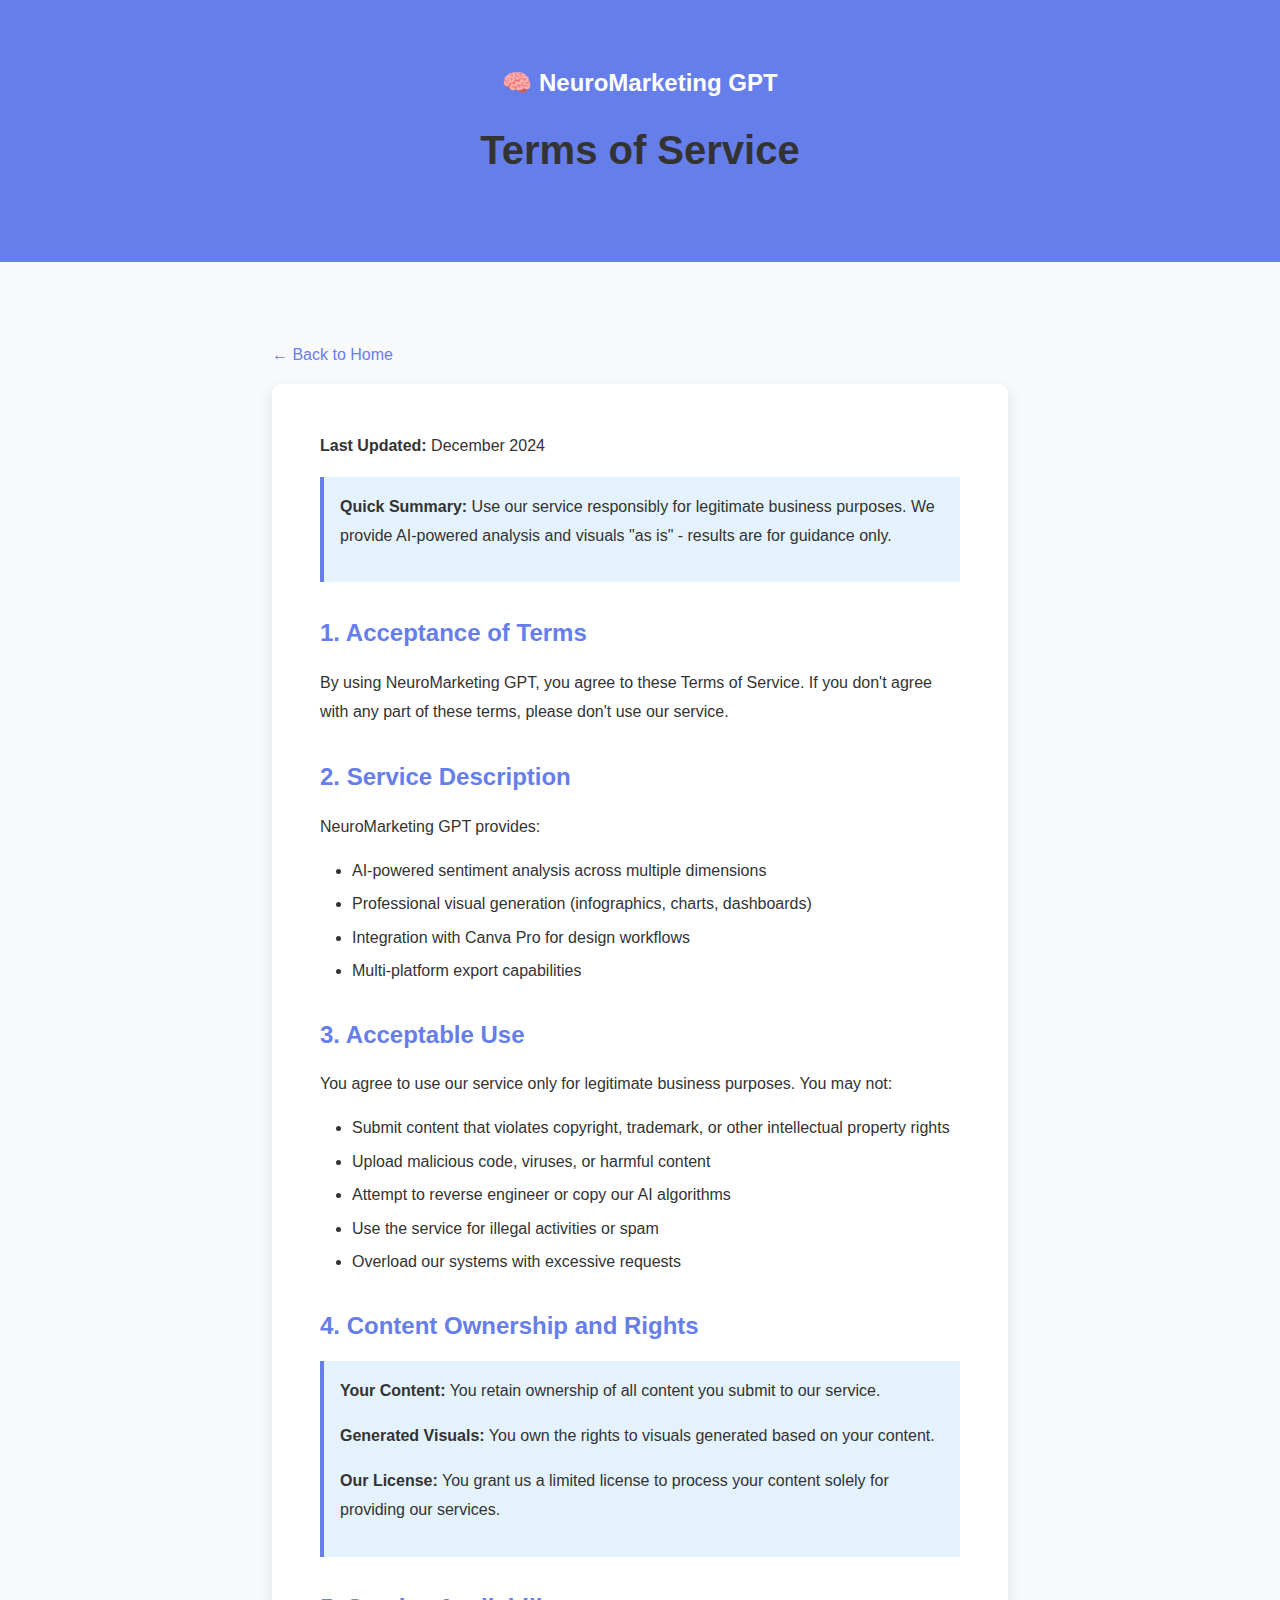
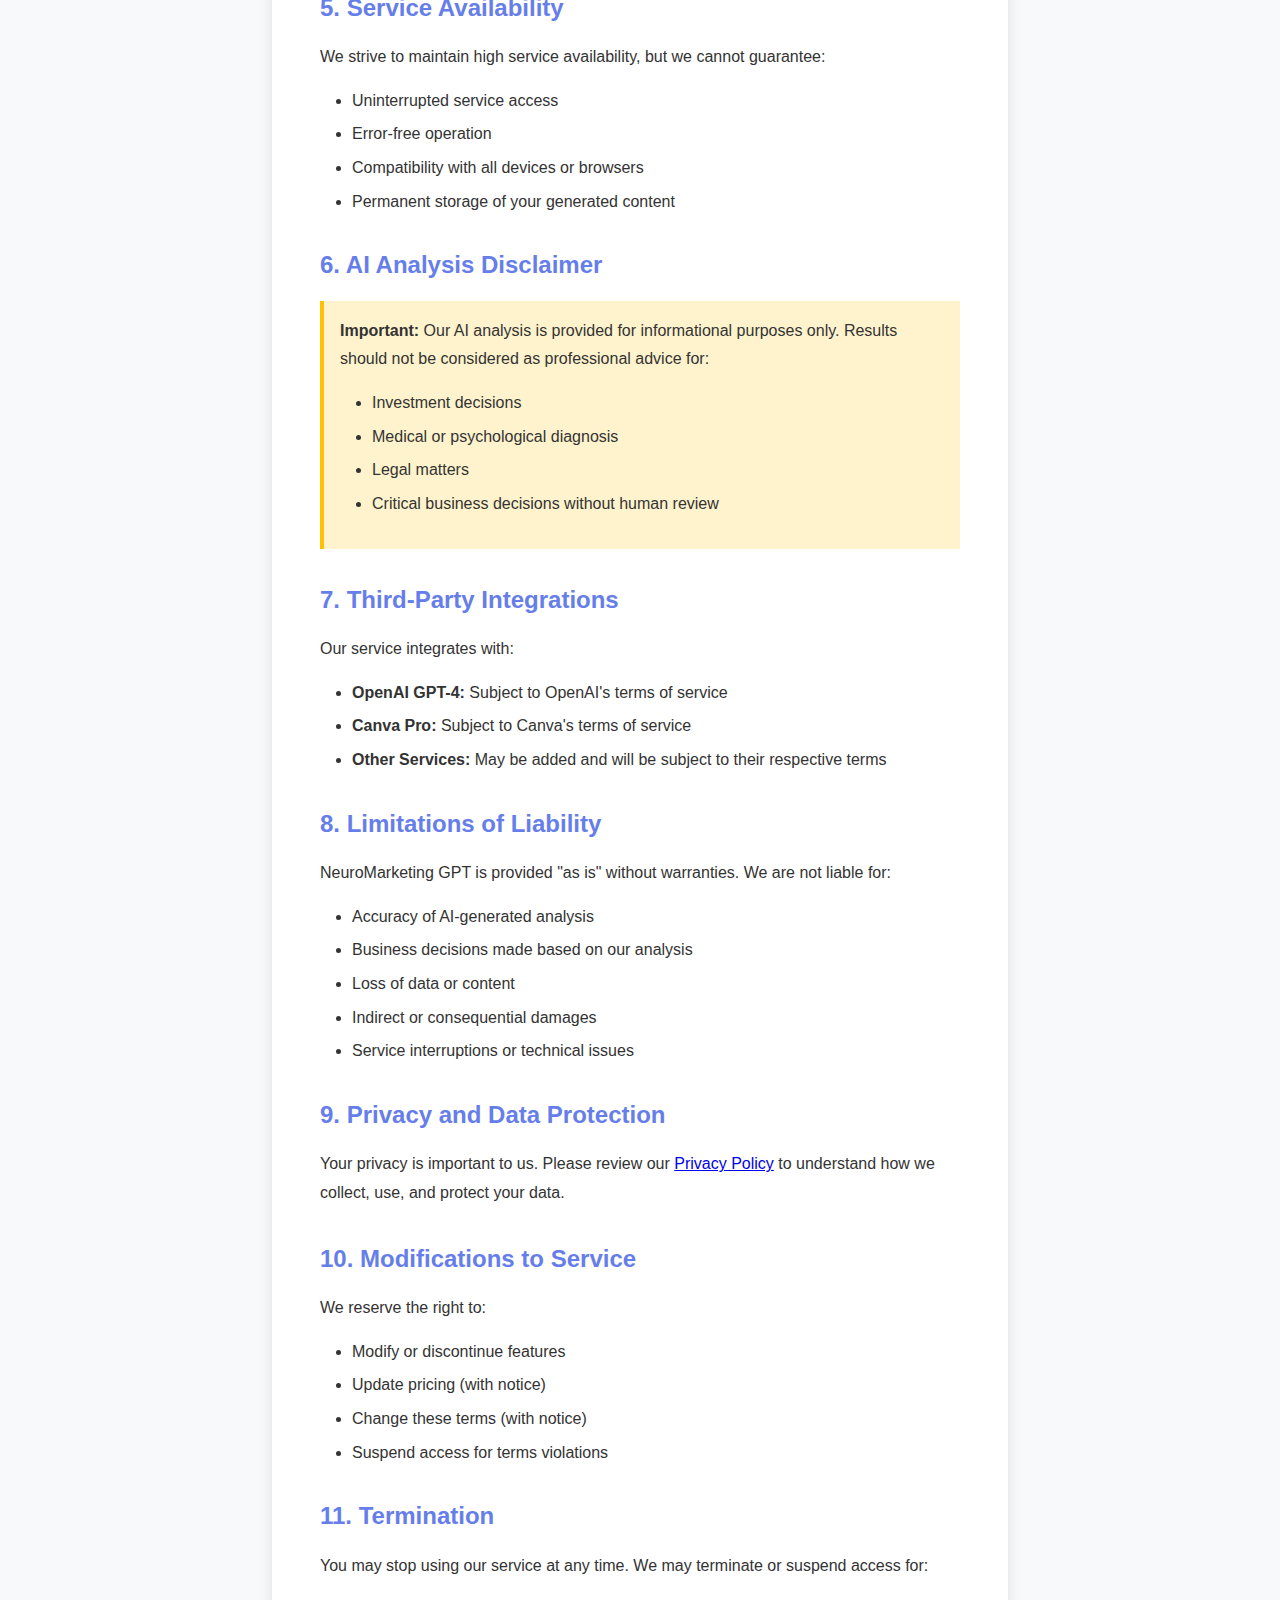
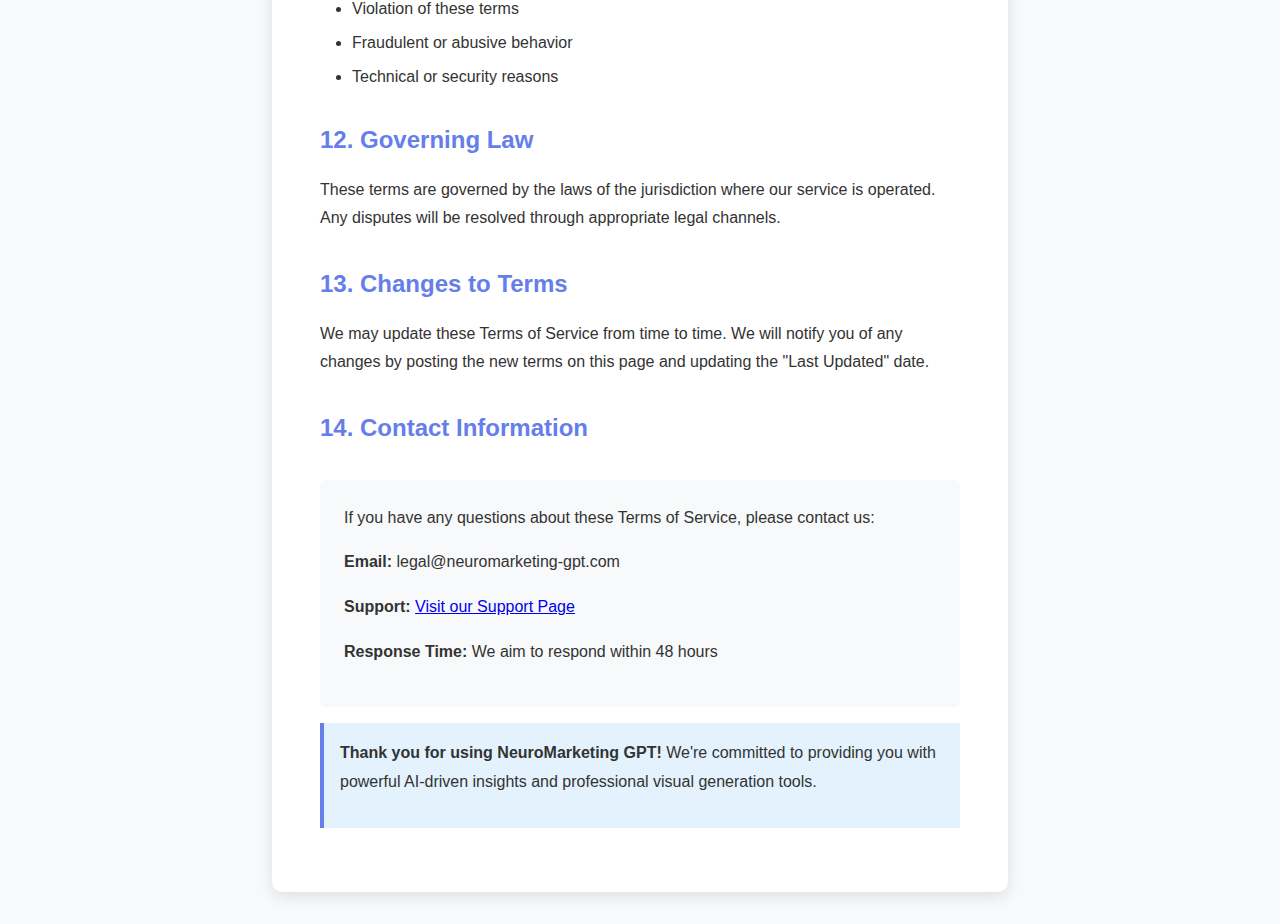
<file: terms.html>
<!DOCTYPE html>
<html lang="en">
<head>
    <meta charset="UTF-8">
    <meta name="viewport" content="width=device-width, initial-scale=1.0">
    <title>Terms of Service - NeuroMarketing GPT</title>
    <style>
        * {
            margin: 0;
            padding: 0;
            box-sizing: border-box;
        }
        
        body {
            font-family: 'Arial', sans-serif;
            line-height: 1.6;
            color: #333;
            background: #f8f9fa;
        }
        
        .container {
            max-width: 800px;
            margin: 0 auto;
            padding: 2rem;
        }
        
        header {
            background: #667eea;
            color: white;
            text-align: center;
            padding: 2rem 0;
            margin-bottom: 3rem;
        }
        
        .logo {
            font-size: 1.5rem;
            font-weight: bold;
            margin-bottom: 1rem;
        }
        
        .back-link {
            display: inline-block;
            margin-bottom: 1rem;
            color: #667eea;
            text-decoration: none;
            font-weight: 500;
        }
        
        .back-link:hover {
            text-decoration: underline;
        }
        
        .content {
            background: white;
            padding: 3rem;
            border-radius: 10px;
            box-shadow: 0 5px 15px rgba(0, 0, 0, 0.1);
        }
        
        h1 {
            font-size: 2.5rem;
            margin-bottom: 1rem;
            color: #333;
        }
        
        h2 {
            font-size: 1.5rem;
            margin-top: 2rem;
            margin-bottom: 1rem;
            color: #667eea;
        }
        
        p {
            margin-bottom: 1rem;
            line-height: 1.8;
        }
        
        ul {
            margin-left: 2rem;
            margin-bottom: 1rem;
        }
        
        li {
            margin-bottom: 0.5rem;
        }
        
        .highlight {
            background: #e3f2fd;
            padding: 1rem;
            border-left: 4px solid #667eea;
            margin: 1rem 0;
        }
        
        .warning {
            background: #fff3cd;
            padding: 1rem;
            border-left: 4px solid #ffc107;
            margin: 1rem 0;
        }
        
        .contact-info {
            background: #f8f9fa;
            padding: 1.5rem;
            border-radius: 5px;
            margin-top: 2rem;
        }
    </style>
</head>
<body>
    <header>
        <div class="container">
            <div class="logo">🧠 NeuroMarketing GPT</div>
            <h1>Terms of Service</h1>
        </div>
    </header>

    <div class="container">
        <a href="index.html" class="back-link">← Back to Home</a>
        
        <div class="content">
            <p><strong>Last Updated:</strong> December 2024</p>
            
            <div class="highlight">
                <p><strong>Quick Summary:</strong> Use our service responsibly for legitimate business purposes. We provide AI-powered analysis and visuals "as is" - results are for guidance only.</p>
            </div>

            <h2>1. Acceptance of Terms</h2>
            <p>By using NeuroMarketing GPT, you agree to these Terms of Service. If you don't agree with any part of these terms, please don't use our service.</p>

            <h2>2. Service Description</h2>
            <p>NeuroMarketing GPT provides:</p>
            <ul>
                <li>AI-powered sentiment analysis across multiple dimensions</li>
                <li>Professional visual generation (infographics, charts, dashboards)</li>
                <li>Integration with Canva Pro for design workflows</li>
                <li>Multi-platform export capabilities</li>
            </ul>

            <h2>3. Acceptable Use</h2>
            <p>You agree to use our service only for legitimate business purposes. You may not:</p>
            <ul>
                <li>Submit content that violates copyright, trademark, or other intellectual property rights</li>
                <li>Upload malicious code, viruses, or harmful content</li>
                <li>Attempt to reverse engineer or copy our AI algorithms</li>
                <li>Use the service for illegal activities or spam</li>
                <li>Overload our systems with excessive requests</li>
            </ul>

            <h2>4. Content Ownership and Rights</h2>
            <div class="highlight">
                <p><strong>Your Content:</strong> You retain ownership of all content you submit to our service.</p>
                <p><strong>Generated Visuals:</strong> You own the rights to visuals generated based on your content.</p>
                <p><strong>Our License:</strong> You grant us a limited license to process your content solely for providing our services.</p>
            </div>

            <h2>5. Service Availability</h2>
            <p>We strive to maintain high service availability, but we cannot guarantee:</p>
            <ul>
                <li>Uninterrupted service access</li>
                <li>Error-free operation</li>
                <li>Compatibility with all devices or browsers</li>
                <li>Permanent storage of your generated content</li>
            </ul>

            <h2>6. AI Analysis Disclaimer</h2>
            <div class="warning">
                <p><strong>Important:</strong> Our AI analysis is provided for informational purposes only. Results should not be considered as professional advice for:</p>
                <ul>
                    <li>Investment decisions</li>
                    <li>Medical or psychological diagnosis</li>
                    <li>Legal matters</li>
                    <li>Critical business decisions without human review</li>
                </ul>
            </div>

            <h2>7. Third-Party Integrations</h2>
            <p>Our service integrates with:</p>
            <ul>
                <li><strong>OpenAI GPT-4:</strong> Subject to OpenAI's terms of service</li>
                <li><strong>Canva Pro:</strong> Subject to Canva's terms of service</li>
                <li><strong>Other Services:</strong> May be added and will be subject to their respective terms</li>
            </ul>

            <h2>8. Limitations of Liability</h2>
            <p>NeuroMarketing GPT is provided "as is" without warranties. We are not liable for:</p>
            <ul>
                <li>Accuracy of AI-generated analysis</li>
                <li>Business decisions made based on our analysis</li>
                <li>Loss of data or content</li>
                <li>Indirect or consequential damages</li>
                <li>Service interruptions or technical issues</li>
            </ul>

            <h2>9. Privacy and Data Protection</h2>
            <p>Your privacy is important to us. Please review our <a href="privacy.html">Privacy Policy</a> to understand how we collect, use, and protect your data.</p>

            <h2>10. Modifications to Service</h2>
            <p>We reserve the right to:</p>
            <ul>
                <li>Modify or discontinue features</li>
                <li>Update pricing (with notice)</li>
                <li>Change these terms (with notice)</li>
                <li>Suspend access for terms violations</li>
            </ul>

            <h2>11. Termination</h2>
            <p>You may stop using our service at any time. We may terminate or suspend access for:</p>
            <ul>
                <li>Violation of these terms</li>
                <li>Fraudulent or abusive behavior</li>
                <li>Technical or security reasons</li>
            </ul>

            <h2>12. Governing Law</h2>
            <p>These terms are governed by the laws of the jurisdiction where our service is operated. Any disputes will be resolved through appropriate legal channels.</p>

            <h2>13. Changes to Terms</h2>
            <p>We may update these Terms of Service from time to time. We will notify you of any changes by posting the new terms on this page and updating the "Last Updated" date.</p>

            <h2>14. Contact Information</h2>
            <div class="contact-info">
                <p>If you have any questions about these Terms of Service, please contact us:</p>
                <p><strong>Email:</strong> legal@neuromarketing-gpt.com</p>
                <p><strong>Support:</strong> <a href="support.html">Visit our Support Page</a></p>
                <p><strong>Response Time:</strong> We aim to respond within 48 hours</p>
            </div>

            <div class="highlight">
                <p><strong>Thank you for using NeuroMarketing GPT!</strong> We're committed to providing you with powerful AI-driven insights and professional visual generation tools.</p>
            </div>
        </div>
    </div>
</body>
</html>
</file>
<file: styles/app.css>
/* Reset and Base Styles */
* {
    margin: 0;
    padding: 0;
    box-sizing: border-box;
}

body {
    font-family: 'Segoe UI', Tahoma, Geneva, Verdana, sans-serif;
    line-height: 1.6;
    color: #333;
    background: #f8f9fa;
}

.container {
    max-width: 1200px;
    margin: 0 auto;
    padding: 0 20px;
}

/* Header Styles */
header {
    background: white;
    box-shadow: 0 2px 10px rgba(0, 0, 0, 0.1);
    position: sticky;
    top: 0;
    z-index: 100;
}

nav {
    display: flex;
    justify-content: space-between;
    align-items: center;
    padding: 1rem 0;
}

.logo {
    font-size: 1.5rem;
    font-weight: bold;
    color: #667eea;
}

.nav-links {
    display: flex;
    list-style: none;
    gap: 2rem;
}

.nav-links a {
    text-decoration: none;
    color: #333;
    font-weight: 500;
    transition: color 0.3s;
    padding: 0.5rem 1rem;
    border-radius: 6px;
}

.nav-links a:hover,
.nav-links a.active {
    color: #667eea;
    background: #f0f2ff;
}

/* App Container */
.app-container {
    padding: 2rem 0;
    min-height: calc(100vh - 100px);
}

.app-header {
    text-align: center;
    margin-bottom: 3rem;
}

.app-header h1 {
    font-size: 2.5rem;
    color: #333;
    margin-bottom: 1rem;
}

.app-header p {
    font-size: 1.2rem;
    color: #666;
    max-width: 600px;
    margin: 0 auto;
}

/* Media Input Sections */
.media-input-sections {
    display: flex;
    flex-direction: column;
    gap: 2rem;
}

.input-section {
    background: white;
    border-radius: 12px;
    padding: 2rem;
    box-shadow: 0 4px 20px rgba(0, 0, 0, 0.08);
    border: 1px solid #e9ecef;
}

.section-header {
    margin-bottom: 2rem;
}

.section-header h2 {
    font-size: 1.8rem;
    color: #333;
    margin-bottom: 0.5rem;
    display: flex;
    align-items: center;
    gap: 0.5rem;
}

.section-header p {
    color: #666;
    font-size: 1rem;
}

/* Text Input Styles */
.text-input-tabs {
    display: flex;
    gap: 0.5rem;
    margin-bottom: 1.5rem;
    flex-wrap: wrap;
}

.tab-btn {
    padding: 0.75rem 1.5rem;
    border: 1px solid #ddd;
    background: white;
    border-radius: 6px;
    cursor: pointer;
    transition: all 0.3s;
    font-weight: 500;
}

.tab-btn.active {
    background: #667eea;
    color: white;
    border-color: #667eea;
}

.tab-btn:hover:not(.active) {
    background: #f8f9fa;
    border-color: #bbb;
}

.tab-content {
    display: none;
}

.tab-content.active {
    display: block;
}

.tab-content textarea {
    width: 100%;
    padding: 1rem;
    border: 2px solid #e9ecef;
    border-radius: 8px;
    font-size: 1rem;
    line-height: 1.6;
    resize: vertical;
    transition: border-color 0.3s;
    font-family: inherit;
}

.tab-content textarea:focus {
    outline: none;
    border-color: #667eea;
}

.text-metrics {
    display: flex;
    gap: 1.5rem;
    margin-top: 1rem;
    font-size: 0.9rem;
    color: #666;
    flex-wrap: wrap;
}

.text-actions {
    display: flex;
    gap: 1rem;
    margin-top: 2rem;
    flex-wrap: wrap;
}

/* Upload Zone Styles */
.upload-zone {
    border: 2px dashed #ddd;
    border-radius: 12px;
    padding: 3rem 2rem;
    text-align: center;
    cursor: pointer;
    transition: all 0.3s;
    background: #fafbfc;
}

.upload-zone:hover {
    border-color: #667eea;
    background: #f0f2ff;
}

.upload-zone.dragover {
    border-color: #667eea;
    background: #f0f2ff;
    transform: scale(1.02);
}

.upload-icon {
    font-size: 3rem;
    margin-bottom: 1rem;
}

.upload-zone h3 {
    font-size: 1.3rem;
    color: #333;
    margin-bottom: 0.5rem;
}

.upload-zone p {
    color: #666;
    margin-bottom: 0.25rem;
}

.supported-formats {
    font-size: 0.9rem;
    color: #999;
}

/* Uploaded Files Preview */
.uploaded-files {
    margin-top: 2rem;
    display: grid;
    grid-template-columns: repeat(auto-fill, minmax(200px, 1fr));
    gap: 1rem;
}

.file-preview {
    border: 1px solid #ddd;
    border-radius: 8px;
    padding: 1rem;
    background: white;
    position: relative;
}

.file-preview img {
    width: 100%;
    height: 120px;
    object-fit: cover;
    border-radius: 4px;
    margin-bottom: 0.5rem;
}

.file-preview video {
    width: 100%;
    height: 120px;
    border-radius: 4px;
    margin-bottom: 0.5rem;
}

.file-preview .file-info {
    font-size: 0.9rem;
}

.file-preview .file-name {
    font-weight: 500;
    color: #333;
    margin-bottom: 0.25rem;
    word-break: break-word;
}

.file-preview .file-size {
    color: #666;
    font-size: 0.8rem;
}

.file-preview .remove-btn {
    position: absolute;
    top: 0.5rem;
    right: 0.5rem;
    background: #ff4757;
    color: white;
    border: none;
    border-radius: 50%;
    width: 24px;
    height: 24px;
    cursor: pointer;
    font-size: 0.8rem;
    display: flex;
    align-items: center;
    justify-content: center;
}

/* Audio Preview Styles */
.audio-preview {
    border: 1px solid #ddd;
    border-radius: 8px;
    padding: 1rem;
    background: white;
    position: relative;
}

.audio-preview .audio-icon {
    text-align: center;
    font-size: 2rem;
    margin-bottom: 0.5rem;
}

.audio-preview audio {
    width: 100%;
    margin-bottom: 0.5rem;
}

/* URL Input Styles */
.url-input-group {
    display: flex;
    gap: 1rem;
    margin-bottom: 1.5rem;
}

.url-input {
    flex: 1;
    padding: 1rem;
    border: 2px solid #e9ecef;
    border-radius: 8px;
    font-size: 1rem;
    transition: border-color 0.3s;
}

.url-input:focus {
    outline: none;
    border-color: #667eea;
}

.url-options {
    display: flex;
    gap: 1.5rem;
    margin-bottom: 1.5rem;
    flex-wrap: wrap;
}

.checkbox-label {
    display: flex;
    align-items: center;
    gap: 0.5rem;
    cursor: pointer;
}

.checkbox-label input[type="checkbox"] {
    margin: 0;
}

/* URL Preview */
.url-previews {
    margin-top: 1.5rem;
}

.url-preview-item {
    border: 1px solid #ddd;
    border-radius: 8px;
    padding: 1rem;
    background: white;
    margin-bottom: 1rem;
}

.url-preview-item img {
    width: 100%;
    height: 200px;
    object-fit: cover;
    border-radius: 4px;
    margin-bottom: 0.5rem;
}

/* Campaign Summary */
.campaign-summary {
    margin-bottom: 2rem;
}

.summary-card {
    background: #f8f9fa;
    padding: 1.5rem;
    border-radius: 8px;
    border: 1px solid #e9ecef;
}

.summary-card h4 {
    margin-bottom: 1rem;
    color: #333;
}

.content-counts {
    display: flex;
    gap: 1.5rem;
    flex-wrap: wrap;
}

.count-item {
    display: flex;
    align-items: center;
    gap: 0.5rem;
    font-size: 0.9rem;
    color: #666;
}

/* Action Buttons */
.action-btn {
    padding: 0.75rem 1.5rem;
    border: none;
    border-radius: 6px;
    font-size: 1rem;
    font-weight: 500;
    cursor: pointer;
    transition: all 0.3s;
    text-decoration: none;
    display: inline-flex;
    align-items: center;
    gap: 0.5rem;
}

.action-btn.primary {
    background: #667eea;
    color: white;
}

.action-btn.primary:hover {
    background: #5a6fd8;
    transform: translateY(-1px);
}

.action-btn.secondary {
    background: #f8f9fa;
    color: #333;
    border: 1px solid #ddd;
}

.action-btn.secondary:hover {
    background: #e9ecef;
}

.action-btn.large {
    padding: 1rem 2rem;
    font-size: 1.1rem;
}

.upload-actions,
.campaign-actions {
    display: flex;
    gap: 1rem;
    margin-top: 2rem;
    flex-wrap: wrap;
}

/* Modal Styles */
.modal {
    display: none;
    position: fixed;
    top: 0;
    left: 0;
    width: 100%;
    height: 100%;
    background: rgba(0, 0, 0, 0.5);
    z-index: 1000;
}

.modal.active {
    display: flex;
    align-items: center;
    justify-content: center;
}

.modal-content {
    background: white;
    border-radius: 12px;
    max-width: 800px;
    width: 90%;
    max-height: 80vh;
    overflow-y: auto;
}

.modal-header {
    display: flex;
    justify-content: space-between;
    align-items: center;
    padding: 1.5rem;
    border-bottom: 1px solid #e9ecef;
}

.modal-header h2 {
    margin: 0;
}

.close-btn {
    background: none;
    border: none;
    font-size: 1.5rem;
    cursor: pointer;
    color: #999;
}

.close-btn:hover {
    color: #333;
}

.modal-body {
    padding: 1.5rem;
}

/* Loading Overlay */
.loading-overlay {
    display: none;
    position: fixed;
    top: 0;
    left: 0;
    width: 100%;
    height: 100%;
    background: rgba(255, 255, 255, 0.95);
    z-index: 2000;
}

.loading-overlay.active {
    display: flex;
    align-items: center;
    justify-content: center;
}

.loading-content {
    text-align: center;
    padding: 2rem;
}

.loading-spinner {
    width: 50px;
    height: 50px;
    border: 4px solid #f3f3f3;
    border-top: 4px solid #667eea;
    border-radius: 50%;
    animation: spin 1s linear infinite;
    margin: 0 auto 1rem;
}

@keyframes spin {
    0% { transform: rotate(0deg); }
    100% { transform: rotate(360deg); }
}

.loading-content h3 {
    margin-bottom: 0.5rem;
    color: #333;
}

.loading-content p {
    color: #666;
    margin-bottom: 1.5rem;
}

.progress-bar {
    width: 300px;
    height: 8px;
    background: #f3f3f3;
    border-radius: 4px;
    overflow: hidden;
    margin: 0 auto;
}

.progress-fill {
    height: 100%;
    background: #667eea;
    width: 0%;
    transition: width 0.3s;
}

/* Responsive Design */
@media (max-width: 768px) {
    .container {
        padding: 0 15px;
    }
    
    .app-header h1 {
        font-size: 2rem;
    }
    
    .input-section {
        padding: 1.5rem;
    }
    
    .text-input-tabs {
        flex-direction: column;
    }
    
    .tab-btn {
        text-align: center;
    }
    
    .url-input-group {
        flex-direction: column;
    }
    
    .content-counts {
        flex-direction: column;
        gap: 0.75rem;
    }
    
    .nav-links {
        gap: 1rem;
    }
    
    .nav-links a {
        padding: 0.5rem;
        font-size: 0.9rem;
    }
    
    .uploaded-files {
        grid-template-columns: repeat(auto-fill, minmax(150px, 1fr));
    }
    
    .action-btn {
        padding: 0.6rem 1.2rem;
        font-size: 0.9rem;
    }
}

@media (max-width: 480px) {
    .app-header h1 {
        font-size: 1.8rem;
    }
    
    .app-header p {
        font-size: 1rem;
    }
    
    .section-header h2 {
        font-size: 1.5rem;
    }
    
    .upload-zone {
        padding: 2rem 1rem;
    }
    
    .modal-content {
        width: 95%;
        margin: 1rem;
    }
    
    .uploaded-files {
        grid-template-columns: 1fr;
    }
}
</file>
